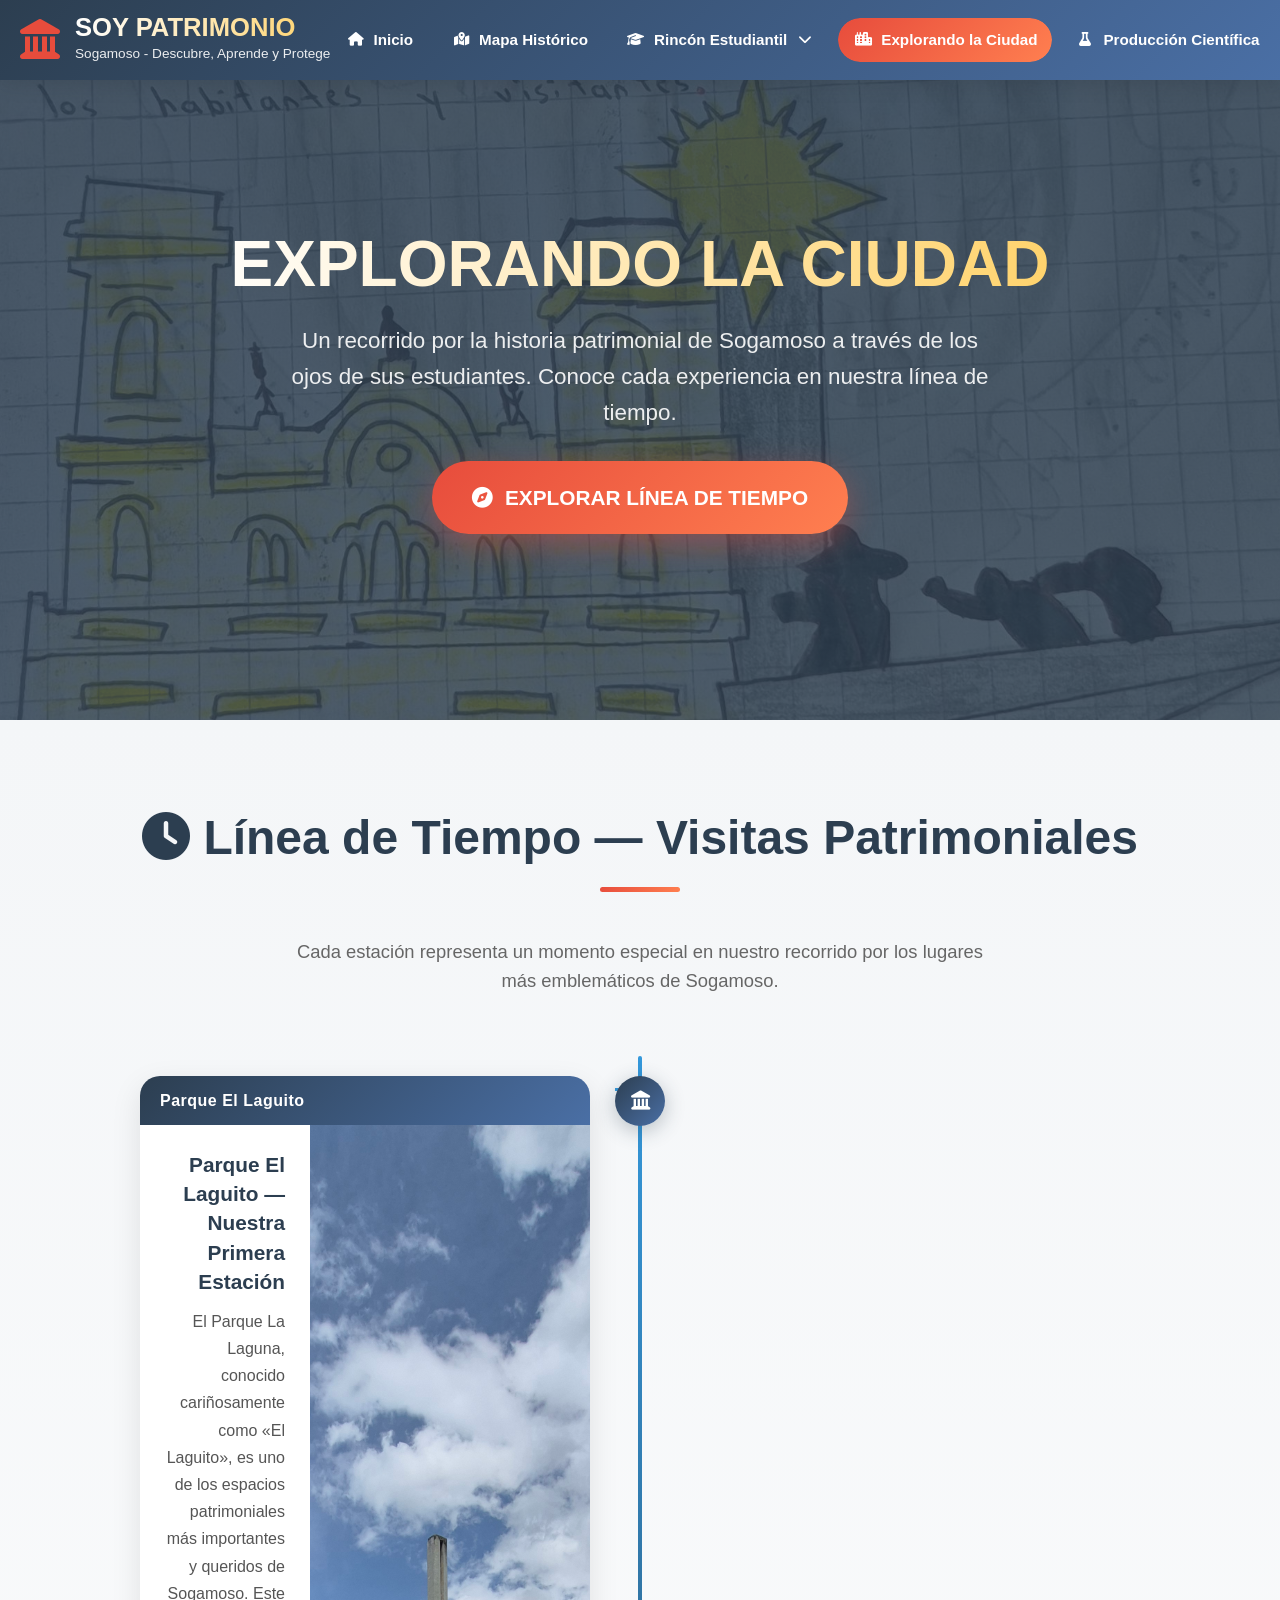
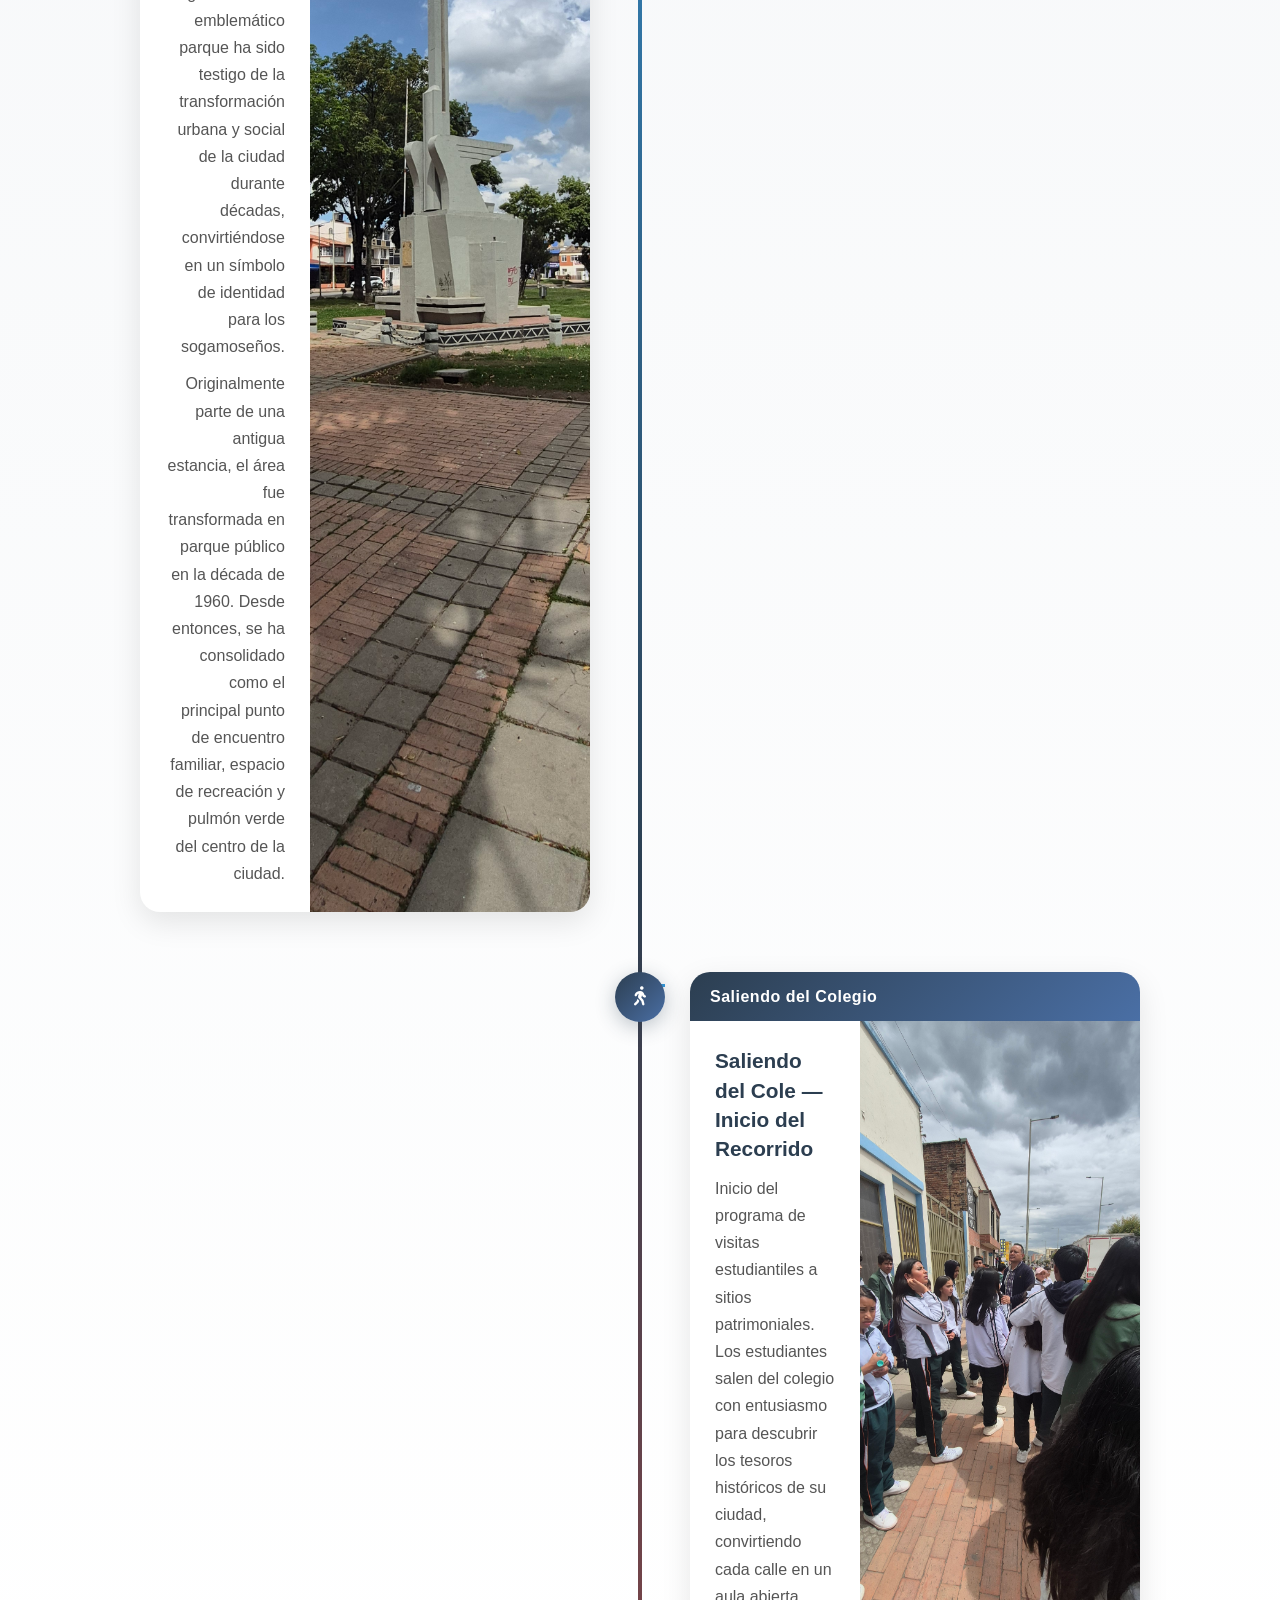
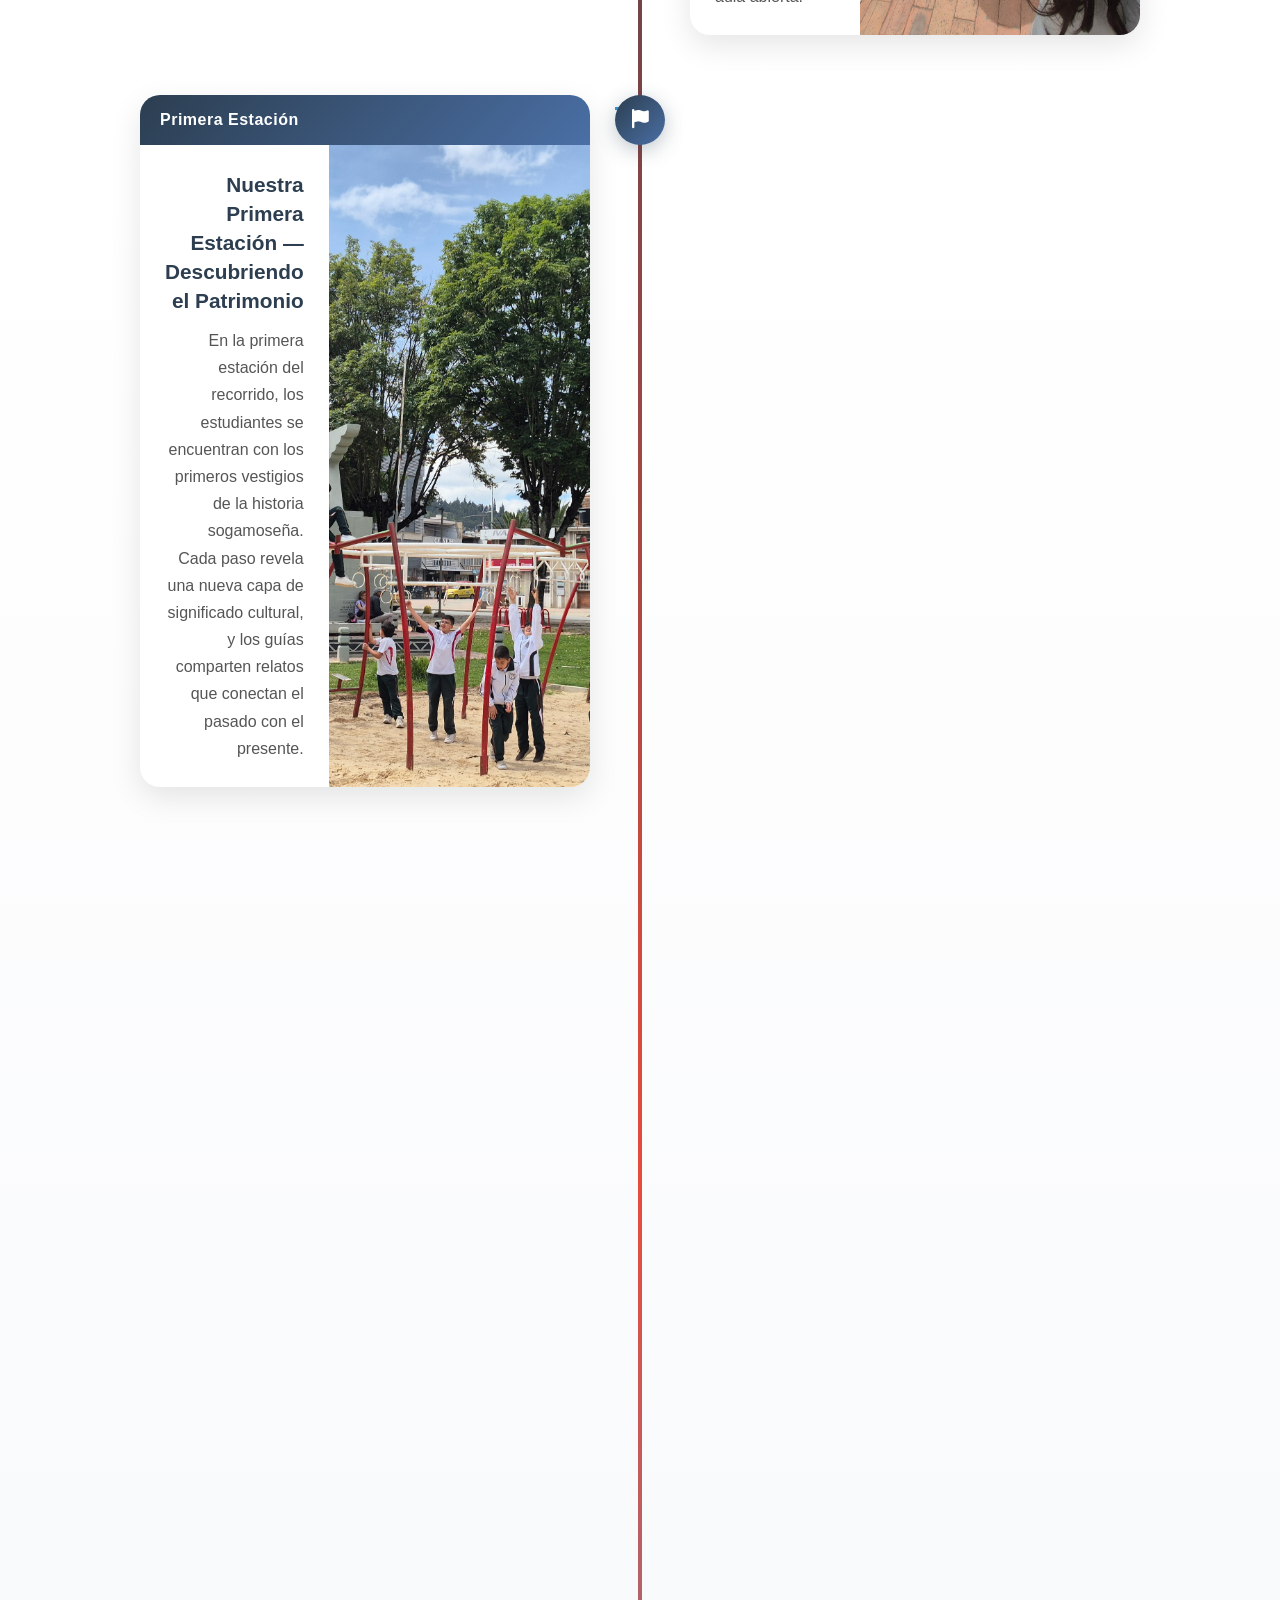
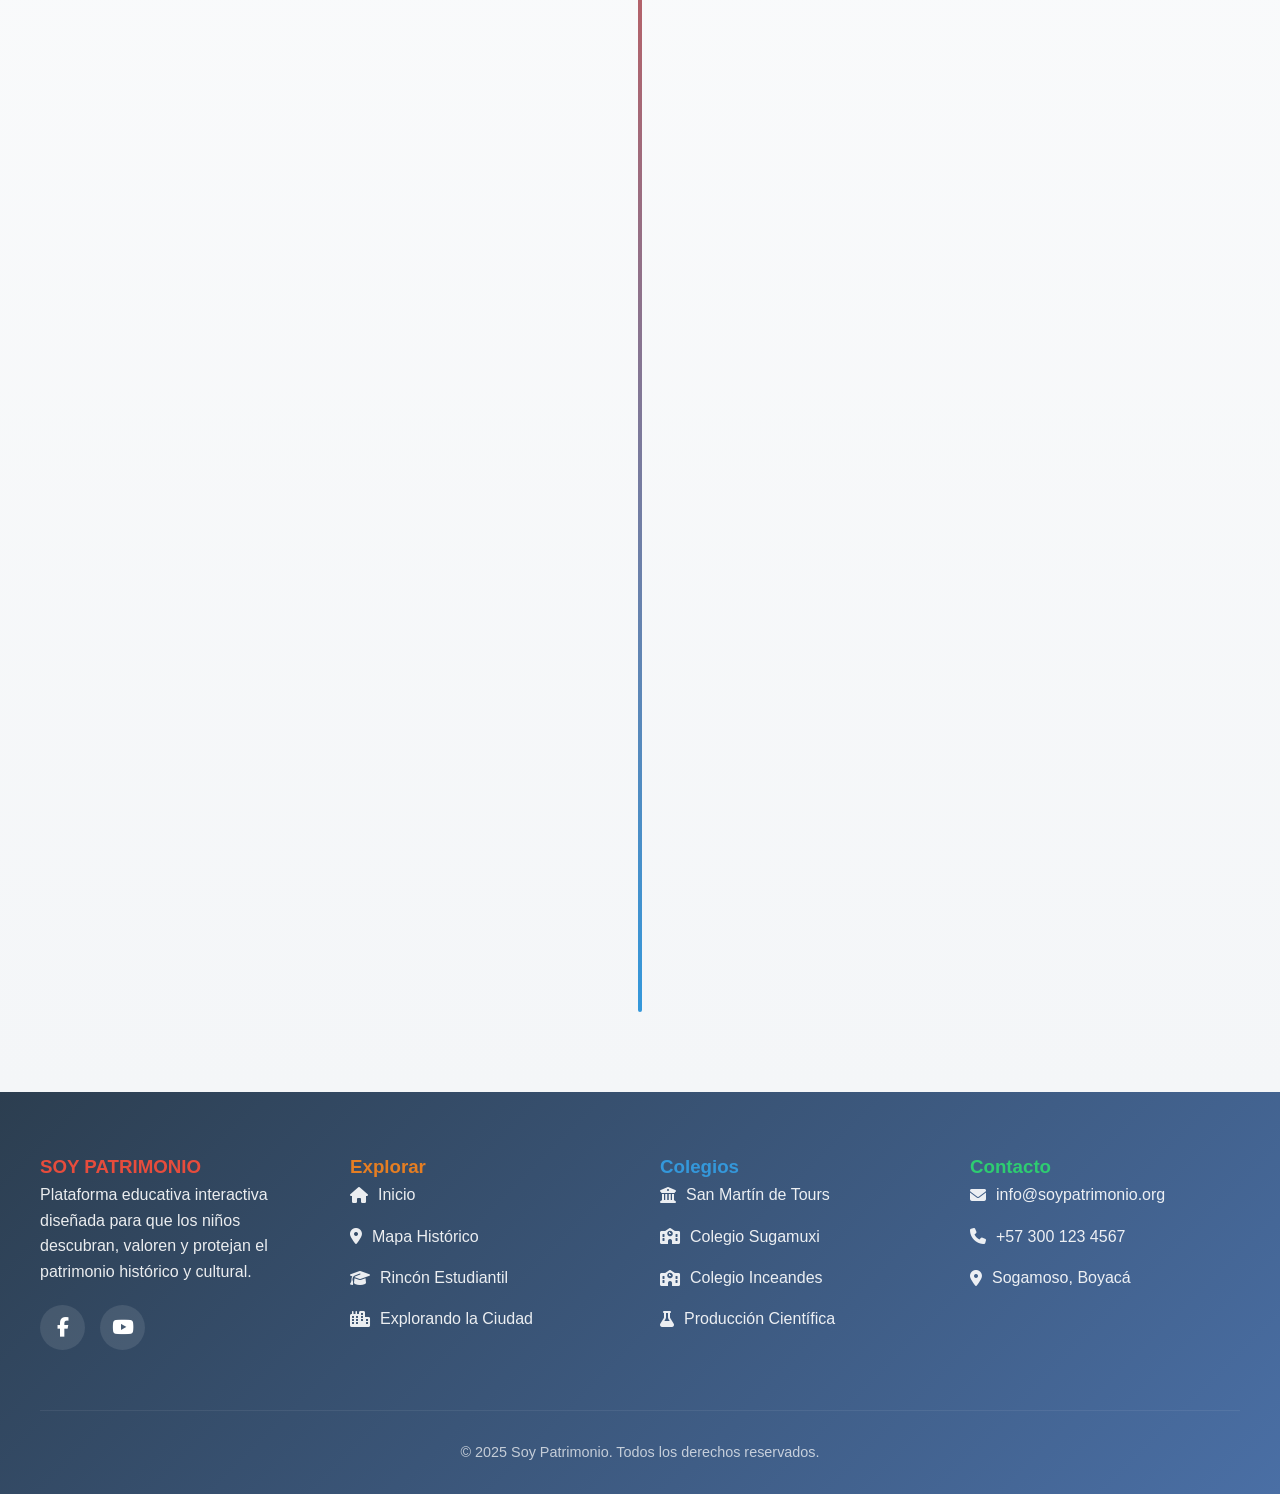
<file: Explorando -ciudad.html>
<!DOCTYPE html>
<html lang="es">

<head>
    <meta charset="UTF-8">
    <meta name="viewport" content="width=device-width, initial-scale=1.0">
    <meta name="description"
        content="Explorando la Ciudad — Línea de tiempo de las experiencias de visita patrimonial de los estudiantes por los rincones históricos de Sogamoso.">
    <meta name="theme-color" content="#2c3e50">

    <title>Explorando la Ciudad — Soy Patrimonio</title>

    <!-- Fuentes e iconos -->
    <link rel="stylesheet" href="https://cdnjs.cloudflare.com/ajax/libs/font-awesome/6.4.0/css/all.min.css">

    <!-- Estilos: Global + Explorando Ciudad -->
    <link rel="stylesheet" href="css/global.css">
    <link rel="stylesheet" href="css/Explorando -ciudad.css">

    <!-- Favicon -->
    <link rel="icon" href="imagenes/logo_icon.ico">
</head>

<body>

    <!-- Loader -->
    <div class="loader" id="loader">
        <div class="loader-content">
            <div class="loader-spinner"></div>
            <h2>Cargando...</h2>
        </div>
    </div>

    <!-- Partículas -->
    <div class="particles-container" aria-hidden="true">
        <div class="floating-element"></div>
        <div class="floating-element"></div>
        <div class="floating-element"></div>
    </div>

    <!-- ============================================
         HEADER
         ============================================ -->
    <header class="modern-header" role="banner">
        <div class="header-container">
            <a href="index.html" class="logo-container" aria-label="Soy Patrimonio - Inicio">
                <div class="logo-icon" aria-hidden="true">
                    <i class="fas fa-landmark"></i>
                </div>
                <!-- ★★★ Cambiar aquí el título por imagen ★★★ -->
                <!-- <img src="assets/img/header.png" alt="Soy Patrimonio Logo" class="logo-img"> -->
                <div class="logo-text">
                    <h1>SOY PATRIMONIO</h1>
                    <span>Sogamoso - Descubre, Aprende y Protege</span>
                </div>
            </a>

            <nav class="nav-container" aria-label="Navegación principal">
                <ul class="nav-menu" role="menubar">
                    <li class="nav-item" role="none">
                        <a href="index.html" class="nav-link" role="menuitem">
                            <i class="fas fa-home"></i> Inicio
                        </a>
                    </li>
                    <li class="nav-item" role="none">
                        <a href="mapa-historico.html" class="nav-link" role="menuitem">
                            <i class="fas fa-map-marked-alt"></i> Mapa Histórico
                        </a>
                    </li>
                    <li class="nav-item" role="none" aria-haspopup="true">
                        <a href="rincon-estudiantil.html" class="nav-link" role="menuitem" aria-expanded="false">
                            <i class="fas fa-graduation-cap"></i>
                            Rincón Estudiantil
                            <i class="fas fa-chevron-down" aria-hidden="true"></i>
                        </a>
                        <div class="submenu" role="menu">
                            <a href="san-martin-menu.html" class="submenu-link" role="menuitem">
                                <i class="fas fa-university" aria-hidden="true"></i>
                                San Martín de Tours
                            </a>
                            <a href="sugamuxi-menu.html" class="submenu-link" role="menuitem">
                                <i class="fas fa-school" aria-hidden="true"></i>
                                Colegio Sugamuxi
                            </a>

                            <!-- INICIO: Submenú Incandes de tercer nivel -->
                            <div class="submenu-item has-submenu">
                                <a href="inceandes-menu.html" class="submenu-link" role="menuitem">
                                    <i class="fas fa-graduation-cap" aria-hidden="true"></i>
                                    Colegio Inceandes
                                    <i class="fas fa-chevron-right submenu-arrow" aria-hidden="true"></i>
                                </a>
                                <!-- Submenú de tercer nivel - Incandes -->
                                <div class="submenu-third-level" role="menu" aria-label="Submenú Incandes">
                                    <a href="inceandes-incandes.html" class="submenu-link-third-level" role="menuitem">
                                        <i class="fas fa-fire" aria-hidden="true"></i>
                                        Incandes
                                    </a>
                                    <a href="inceandes-comunidad.html" class="submenu-link-third-level" role="menuitem">
                                        <i class="fas fa-users" aria-hidden="true"></i>
                                        Comunidad
                                    </a>
                                    <a href="inceandes-logros.html" class="submenu-link-third-level" role="menuitem">
                                        <i class="fas fa-trophy" aria-hidden="true"></i>
                                        Logros
                                    </a>
                                </div>
                            </div>
                            <!-- FIN: Submenú Incandes de tercer nivel -->
                        </div>
                    </li>
                    <li class="nav-item" role="none">
                        <a href="Explorando -ciudad.html" class="nav-link active" role="menuitem">
                            <i class="fas fa-city"></i> Explorando la Ciudad
                        </a>
                    </li>
                    <li class="nav-item" role="none">
                        <a href="producion_cientifica.html" class="nav-link" role="menuitem">
                            <i class="fas fa-flask"></i> Producción Científica
                        </a>
                    </li>
                </ul>
            </nav>

            <button class="mobile-menu-toggle" aria-label="Abrir menú" aria-expanded="false">
                <i class="fas fa-bars" aria-hidden="true"></i>
                <i class="fas fa-times" aria-hidden="true"></i>
            </button>
        </div>
    </header>

    <!-- ============================================
         HERO
         ============================================ -->
    <section class="hero-section" aria-labelledby="hero-title">
        <div class="hero-content">
            <h1 id="hero-title" class="hero-title">EXPLORANDO LA CIUDAD</h1>
            <p class="hero-subtitle">
                Un recorrido por la historia patrimonial de Sogamoso a través de los ojos
                de sus estudiantes. Conoce cada experiencia en nuestra línea de tiempo.
            </p>
            <a href="#timeline" class="cta-button">
                <i class="fas fa-compass" aria-hidden="true"></i>
                EXPLORAR LÍNEA DE TIEMPO
            </a>
        </div>
    </section>

    <!-- ============================================
         LÍNEA DE TIEMPO — Contenido principal
         Estructura vertical con eventos alternados (izquierda/derecha)
         
         ★ PARA AGREGAR NUEVOS EVENTOS:
         Copia uno de los bloques <article class="timeline-event"> y modifica:
         - data-year: el año del evento
         - <h3>: título del evento
         - <p>: descripción
         - <img src="...">: imagen del evento (coloca nuevas imágenes en /imagenes/)
         ============================================ -->
    <main>
        <section class="timeline-section" id="timeline" aria-labelledby="timeline-title">
            <div class="timeline-container">
                <h2 id="timeline-title" class="section-title">
                    <i class="fas fa-clock" aria-hidden="true"></i>
                    Línea de Tiempo — Visitas Patrimoniales
                </h2>
                <p class="section-subtitle">
                    Cada estación representa un momento especial en nuestro recorrido por los
                    lugares más emblemáticos de Sogamoso.
                </p>

                <!-- Línea central de la timeline -->
                <div class="timeline" role="list" aria-label="Línea de tiempo de visitas">

                    <!-- ★ Evento: Parque El Laguito ★ -->
                    <article class="timeline-event" data-year="Estación 1" role="listitem">
                        <div class="timeline-marker" aria-hidden="true">
                            <i class="fas fa-landmark"></i>
                        </div>
                        <div class="timeline-card">
                            <div class="timeline-year-badge">Parque El Laguito</div>
                            <div class="timeline-body">
                                <div class="timeline-text">
                                    <h3>Parque El Laguito — Nuestra Primera Estación</h3>
                                    <p>
                                        El Parque La Laguna, conocido cariñosamente como «El Laguito», es uno de los
                                        espacios patrimoniales más importantes y queridos de Sogamoso. Este emblemático
                                        parque ha sido testigo de la transformación urbana y social de la ciudad durante
                                        décadas, convirtiéndose en un símbolo de identidad para los sogamoseños.
                                    </p>
                                    <p>
                                        Originalmente parte de una antigua estancia, el área fue transformada en parque
                                        público en la década de 1960. Desde entonces, se ha consolidado como el
                                        principal
                                        punto de encuentro familiar, espacio de recreación y pulmón verde del centro de
                                        la ciudad.
                                    </p>
                                </div>
                                <div class="timeline-media">
                                    <img src="imagenes/munumento laguito.jpg"
                                        alt="Monumento en el Parque El Laguito de Sogamoso" loading="lazy">
                                </div>
                            </div>
                        </div>
                    </article>

                    <!-- ★ Evento: Saliendo del Cole ★ -->
                    <article class="timeline-event" data-year="Estación 2" role="listitem">
                        <div class="timeline-marker" aria-hidden="true">
                            <i class="fas fa-walking"></i>
                        </div>
                        <div class="timeline-card">
                            <div class="timeline-year-badge">Saliendo del Colegio</div>
                            <div class="timeline-body">
                                <div class="timeline-text">
                                    <h3>Saliendo del Cole — Inicio del Recorrido</h3>
                                    <p>
                                        Inicio del programa de visitas estudiantiles a sitios patrimoniales.
                                        Los estudiantes salen del colegio con entusiasmo para descubrir los
                                        tesoros históricos de su ciudad, convirtiendo cada calle en un aula abierta.
                                    </p>
                                </div>
                                <div class="timeline-media">
                                    <img src="imagenes/saliendo del cole.jpg"
                                        alt="Estudiantes saliendo del colegio para visita patrimonial" loading="lazy">
                                </div>
                            </div>
                        </div>
                    </article>

                    <!-- ★ Evento: Primera Estación ★ -->
                    <article class="timeline-event" data-year="Estación 3" role="listitem">
                        <div class="timeline-marker" aria-hidden="true">
                            <i class="fas fa-flag"></i>
                        </div>
                        <div class="timeline-card">
                            <div class="timeline-year-badge">Primera Estación</div>
                            <div class="timeline-body">
                                <div class="timeline-text">
                                    <h3>Nuestra Primera Estación — Descubriendo el Patrimonio</h3>
                                    <p>
                                        En la primera estación del recorrido, los estudiantes se encuentran con los
                                        primeros vestigios de la historia sogamoseña. Cada paso revela una nueva
                                        capa de significado cultural, y los guías comparten relatos que conectan
                                        el pasado con el presente.
                                    </p>
                                </div>
                                <div class="timeline-media">
                                    <img src="imagenes/Nuestra primera estacion.jpg"
                                        alt="Primera estación del recorrido patrimonial" loading="lazy">
                                </div>
                            </div>
                        </div>
                    </article>

                    <!-- ★ Evento: Visitas Virtuales (2020) ★ -->
                    <article class="timeline-event" data-year="2020" role="listitem">
                        <div class="timeline-marker" aria-hidden="true">
                            <i class="fas fa-laptop"></i>
                        </div>
                        <div class="timeline-card">
                            <div class="timeline-year-badge">2020 — Visitas Virtuales</div>
                            <div class="timeline-body">
                                <div class="timeline-text">
                                    <h3>Visitas Virtuales — Adaptación durante la Pandemia</h3>
                                    <p>
                                        Adaptación del programa con recorridos virtuales durante la pandemia.
                                        Gracias a la tecnología, los estudiantes pudieron continuar explorando el
                                        patrimonio desde casa, demostrando que la curiosidad no tiene barreras.
                                    </p>
                                </div>
                            </div>
                        </div>
                    </article>

                    <!-- ★ Evento: Retorno Presencial (2021) ★ -->
                    <article class="timeline-event" data-year="2021" role="listitem">
                        <div class="timeline-marker" aria-hidden="true">
                            <i class="fas fa-door-open"></i>
                        </div>
                        <div class="timeline-card">
                            <div class="timeline-year-badge">2021 — Retorno Presencial</div>
                            <div class="timeline-body">
                                <div class="timeline-text">
                                    <h3>Retorno Presencial — Volvemos a Explorar</h3>
                                    <p>
                                        Reanudación de las visitas presenciales con protocolos de bioseguridad.
                                        La emoción de volver a pisar los lugares históricos renovó el compromiso
                                        de los estudiantes con la conservación patrimonial.
                                    </p>
                                </div>
                            </div>
                        </div>
                    </article>

                    <!-- ★ Evento: Rutas Temáticas (2022) ★ -->
                    <article class="timeline-event" data-year="2022" role="listitem">
                        <div class="timeline-marker" aria-hidden="true">
                            <i class="fas fa-route"></i>
                        </div>
                        <div class="timeline-card">
                            <div class="timeline-year-badge">2022 — Rutas Temáticas</div>
                            <div class="timeline-body">
                                <div class="timeline-text">
                                    <h3>Rutas Temáticas — Explorando por Categorías</h3>
                                    <p>
                                        Implementación de rutas especializadas por temas históricos y culturales:
                                        arquitectura religiosa, espacios públicos, gastronomía ancestral y
                                        expresiones culturales vivas. Cada ruta ofrece un enfoque diferente del
                                        mismo territorio.
                                    </p>
                                </div>
                            </div>
                        </div>
                    </article>

                    <!-- ★ Evento: Proyectos Estudiantiles (2023) ★ -->
                    <article class="timeline-event" data-year="2023" role="listitem">
                        <div class="timeline-marker" aria-hidden="true">
                            <i class="fas fa-graduation-cap"></i>
                        </div>
                        <div class="timeline-card">
                            <div class="timeline-year-badge">2023 — Proyectos Estudiantiles</div>
                            <div class="timeline-body">
                                <div class="timeline-text">
                                    <h3>Proyectos Estudiantiles — Investigadores en Acción</h3>
                                    <p>
                                        Los estudiantes se convierten en investigadores y presentan sus propios
                                        proyectos sobre patrimonio local: documentales, ensayos fotográficos,
                                        maquetas y presentaciones multimedia que reflejan su conexión con la ciudad.
                                    </p>
                                </div>
                            </div>
                        </div>
                    </article>

                    <!-- ★ Evento: Nuevas Rutas (2024) ★ -->
                    <article class="timeline-event" data-year="2024" role="listitem">
                        <div class="timeline-marker" aria-hidden="true">
                            <i class="fas fa-map-marked-alt"></i>
                        </div>
                        <div class="timeline-card">
                            <div class="timeline-year-badge">2024 — Nuevas Rutas</div>
                            <div class="timeline-body">
                                <div class="timeline-text">
                                    <h3>Nuevas Rutas — Zonas Restauradas</h3>
                                    <p>
                                        Exploración de zonas recientemente restauradas y puestas en valor.
                                        El ciclo se renueva con nuevos descubrimientos, nuevas historias y
                                        una nueva generación de guardianes del patrimonio sogamoseño.
                                    </p>
                                </div>
                            </div>
                        </div>
                    </article>

                </div>
            </div>
        </section>
    </main>

    <!-- ============================================
         FOOTER
         ============================================ -->
    <footer class="modern-footer" role="contentinfo">
        <div class="footer-content">
            <div class="footer-column">
                <h3>SOY PATRIMONIO</h3>
                <p>
                    Plataforma educativa interactiva diseñada para que los niños descubran,
                    valoren y protejan el patrimonio histórico y cultural.
                </p>
                <div class="social-links">
                    <a href="https://www.facebook.com/soypatrimonio" class="social-link" aria-label="Facebook"
                        target="_blank" rel="noopener noreferrer">
                        <i class="fab fa-facebook-f" aria-hidden="true"></i>
                    </a>
                    <a href="#" class="social-link" aria-label="YouTube">
                        <i class="fab fa-youtube" aria-hidden="true"></i>
                    </a>
                </div>
            </div>

            <div class="footer-column">
                <h3>Explorar</h3>
                <ul class="footer-links">
                    <li><a href="index.html"><i class="fas fa-home"></i> Inicio</a></li>
                    <li><a href="mapa-historico.html"><i class="fas fa-map-marker-alt"></i> Mapa Histórico</a></li>
                    <li><a href="rincon-estudiantil.html"><i class="fas fa-graduation-cap"></i> Rincón Estudiantil</a>
                    </li>
                    <li><a href="Explorando -ciudad.html"><i class="fas fa-city"></i> Explorando la Ciudad</a></li>
                </ul>
            </div>

            <div class="footer-column">
                <h3>Colegios</h3>
                <ul class="footer-links">
                    <li><a href="san-martin-menu.html"><i class="fas fa-university"></i> San Martín de Tours</a></li>
                    <li><a href="sugamuxi-menu.html"><i class="fas fa-school"></i> Colegio Sugamuxi</a></li>
                    <li><a href="inceandes-menu.html"><i class="fas fa-school"></i> Colegio Inceandes</a></li>
                    <li><a href="producion_cientifica.html"><i class="fas fa-flask"></i> Producción Científica</a></li>
                </ul>
            </div>

            <div class="footer-column">
                <h3>Contacto</h3>
                <ul class="footer-links">
                    <li><a href="mailto:info@soypatrimonio.org"><i class="fas fa-envelope"></i>
                            info@soypatrimonio.org</a></li>
                    <li><a href="tel:+573001234567"><i class="fas fa-phone"></i> +57 300 123 4567</a></li>
                    <li><a href="#"><i class="fas fa-map-marker-alt"></i> Sogamoso, Boyacá</a></li>
                </ul>
            </div>
        </div>

        <div class="copyright">
            <p>&copy; 2025 Soy Patrimonio. Todos los derechos reservados.</p>
        </div>
    </footer>

    <!-- Scripts -->
    <script src="js/global.js"></script>
    <script src="js/Explorando ciudad .js"></script>
</body>

</html>
</file>
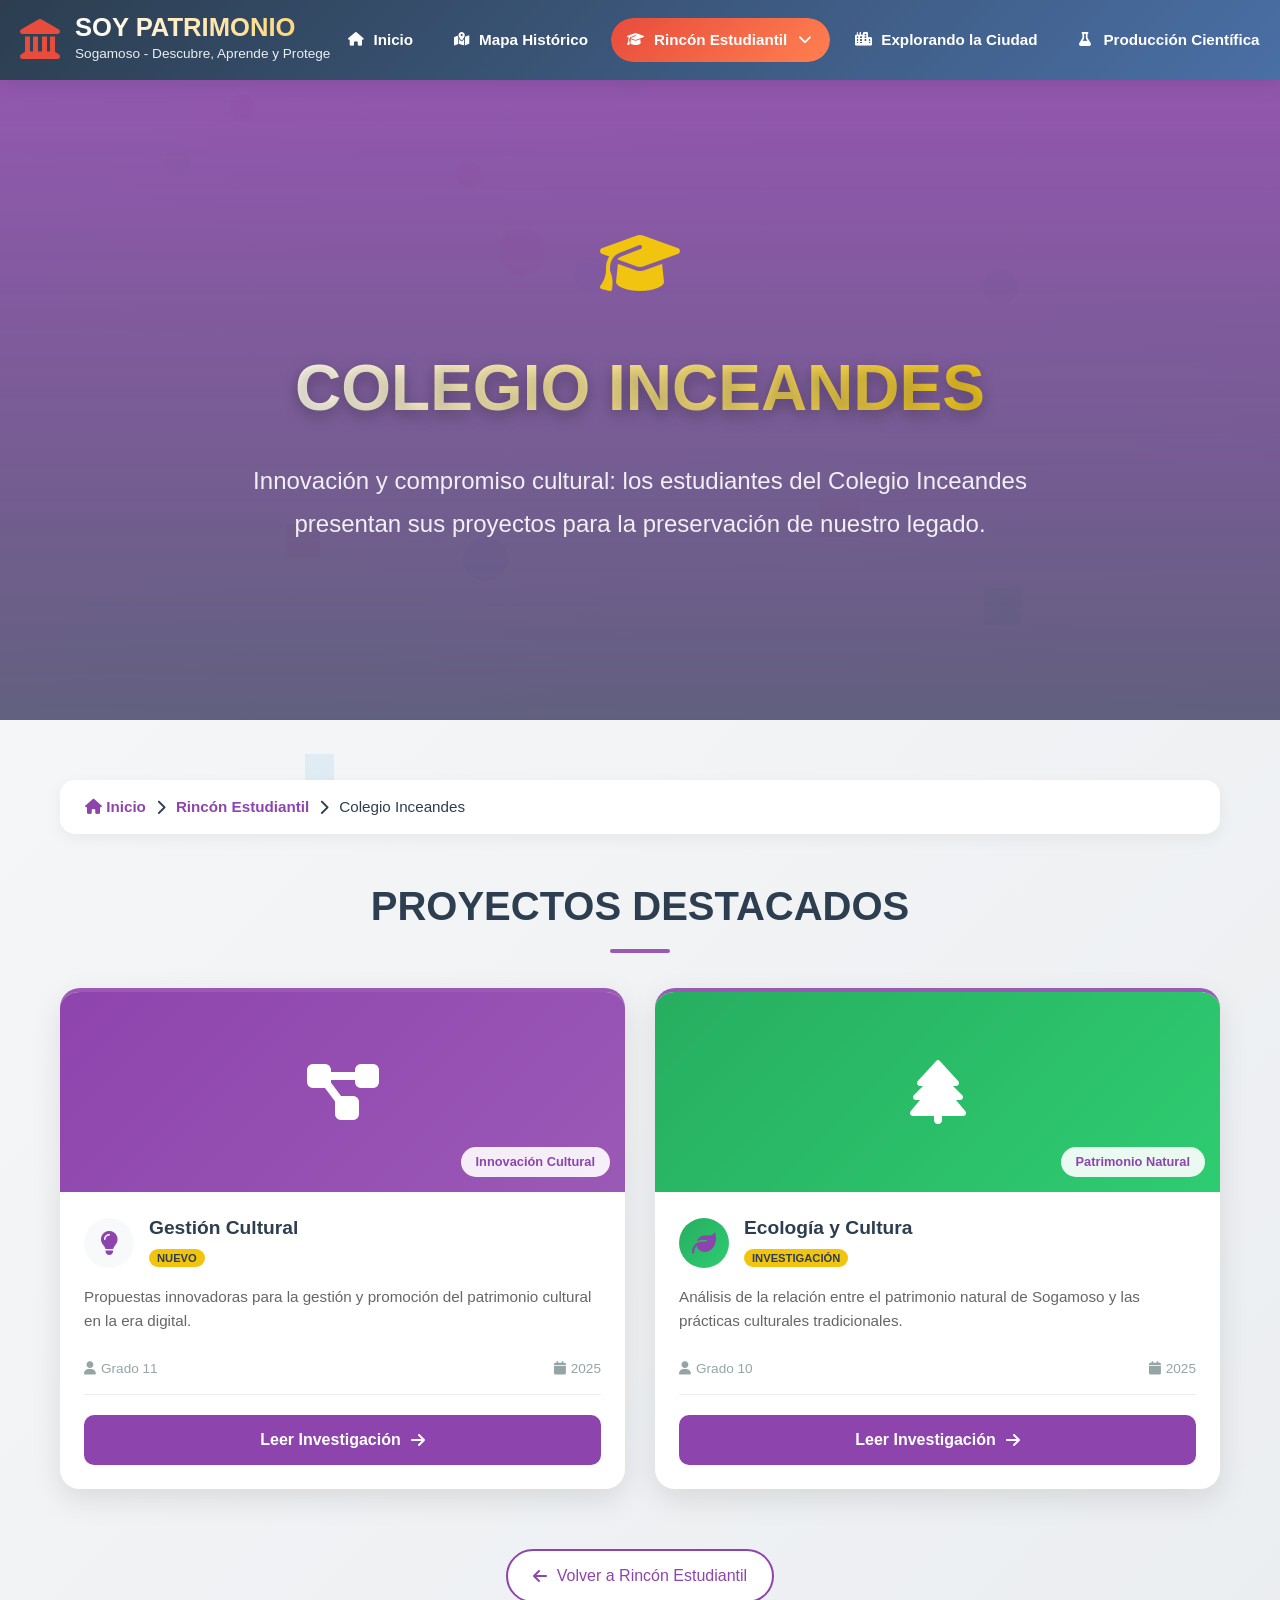
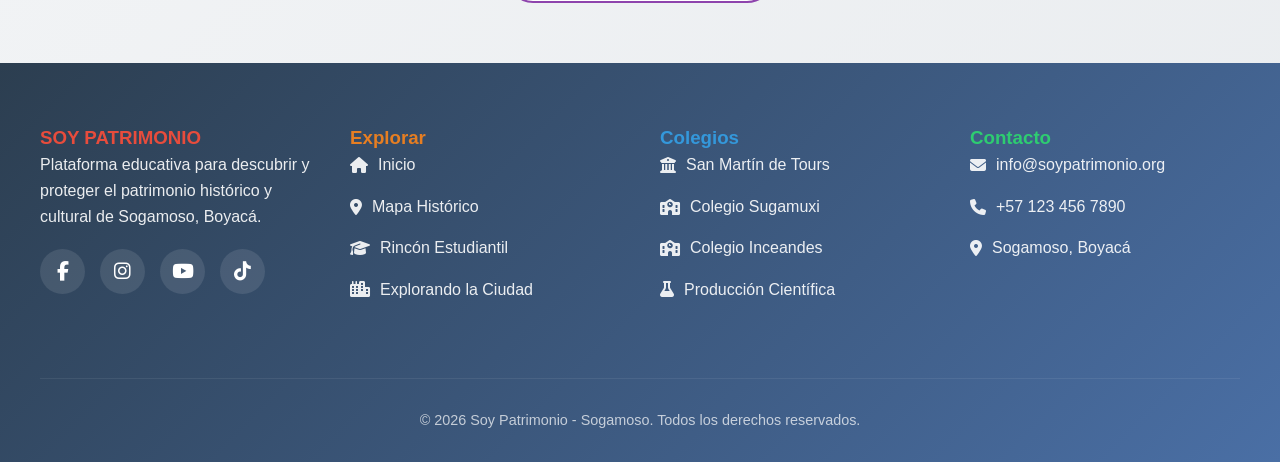
<file: inceandes-menu.html>
<!DOCTYPE html>
<html lang="es">

<head>
    <meta charset="UTF-8">
    <meta name="viewport" content="width=device-width, initial-scale=1.0">
    <meta name="description" content="Proyectos estudiantiles del Colegio Inceandes - Soy Patrimonio Sogamoso">
    <title>Colegio Inceandes - Soy Patrimonio</title>

    <link rel="stylesheet" href="https://cdnjs.cloudflare.com/ajax/libs/font-awesome/6.4.0/css/all.min.css">
    <link rel="stylesheet" href="css/global.css">
    <link rel="stylesheet" href="css/inceandes-menu.css">

    <link rel="icon" href="imagenes/logo_icon.ico">
</head>

<body>
    <div class="particles-container" id="particlesContainer"></div>

    <!-- HEADER GLOBAL -->
    <header class="modern-header" role="banner">
        <div class="header-container">
            <a href="index.html" class="logo-container" aria-label="Soy Patrimonio - Inicio">
                <div class="logo-icon" aria-hidden="true">
                    <i class="fas fa-landmark"></i>
                </div>
                <!-- ★★★ Cambiar aquí el título por imagen ★★★ -->
                <!-- <img src="assets/img/header.png" alt="Soy Patrimonio Logo" class="logo-img"> -->
                <div class="logo-text">
                    <h1>SOY PATRIMONIO</h1>
                    <span>Sogamoso - Descubre, Aprende y Protege</span>
                </div>
            </a>

            <button class="mobile-menu-toggle" aria-label="Abrir menú">
                <i class="fas fa-bars"></i>
                <i class="fas fa-times"></i>
            </button>

            <!-- SECCIÓN MENÚ RINCÓN ESTUDIANTIL -->
            <nav class="nav-container">
                <ul class="nav-menu">
                    <li class="nav-item">
                        <a href="index.html" class="nav-link">
                            <i class="fas fa-home"></i> Inicio
                        </a>
                    </li>
                    <li class="nav-item">
                        <a href="mapa-historico.html" class="nav-link">
                            <i class="fas fa-map-marked-alt"></i> Mapa Histórico
                        </a>
                    </li>
                    <li class="nav-item">
                        <!-- Parent active for visual hierarchy -->
                        <a href="rincon-estudiantil.html" class="nav-link active">
                            <i class="fas fa-graduation-cap"></i>
                            Rincón Estudiantil
                            <i class="fas fa-chevron-down"></i>
                        </a>
                        <div class="submenu">
                            <a href="san-martin-menu.html" class="submenu-link">
                                <i class="fas fa-university"></i>
                                San Martín de Tours
                            </a>
                            <a href="sugamuxi-menu.html" class="submenu-link">
                                <i class="fas fa-school"></i>
                                Colegio Sugamuxi
                            </a>
                            <!-- INICIO: Submenú Incandes de tercer nivel -->
                            <div class="submenu-item has-submenu">
                                <a href="inceandes-menu.html" class="submenu-link active">
                                    <i class="fas fa-graduation-cap"></i>
                                    Colegio Inceandes
                                    <i class="fas fa-chevron-right submenu-arrow" aria-hidden="true"></i>
                                </a>
                                <!-- Submenú de tercer nivel - Incandes -->
                                <div class="submenu-third-level" role="menu" aria-label="Submenú Incandes">
                                    <a href="inceandes-incandes.html" class="submenu-link-third-level" role="menuitem">
                                        <i class="fas fa-fire" aria-hidden="true"></i>
                                        Incandes
                                    </a>
                                    <a href="inceandes-comunidad.html" class="submenu-link-third-level" role="menuitem">
                                        <i class="fas fa-users" aria-hidden="true"></i>
                                        Comunidad
                                    </a>
                                    <a href="inceandes-logros.html" class="submenu-link-third-level" role="menuitem">
                                        <i class="fas fa-trophy" aria-hidden="true"></i>
                                        Logros
                                    </a>
                                </div>
                            </div>
                            <!-- FIN: Submenú Incandes de tercer nivel -->
                        </div>
                    </li>
                    <li class="nav-item">
                        <a href="Explorando -ciudad.html" class="nav-link">
                            <i class="fas fa-city"></i> Explorando la Ciudad
                        </a>
                    </li>
                    <li class="nav-item">
                        <a href="producion_cientifica.html" class="nav-link">
                            <i class="fas fa-flask"></i> Producción Científica
                        </a>
                    </li>
                </ul>
            </nav>
        </div>
    </header>

    <section class="hero-section">
        <div class="hero-content">
            <div class="school-logo">
                <i class="fas fa-graduation-cap"></i>
            </div>
            <h1 class="hero-title" id="hero-title">COLEGIO INCEANDES</h1>
            <p class="hero-subtitle">
                Innovación y compromiso cultural: los estudiantes del Colegio Inceandes
                presentan sus proyectos para la preservación de nuestro legado.
            </p>
        </div>

    </section>

    <main class="main-content">
        <div class="breadcrumb">
            <a href="index.html"><i class="fas fa-home"></i> Inicio</a>
            <i class="fas fa-chevron-right"></i>
            <a href="rincon-estudiantil.html">Rincón Estudiantil</a>
            <i class="fas fa-chevron-right"></i>
            <span>Colegio Inceandes</span>
        </div>

        <h2 class="section-title">PROYECTOS DESTACADOS</h2>

        <div class="proyectos-grid">
            <!-- Proyecto 1 (Placeholder) -->
            <article class="proyecto-card">
                <div class="card-image-container">
                    <!-- Placeholder image -->
                    <div class="placeholder-img">
                        <i class="fas fa-project-diagram"></i>
                    </div>
                    <div class="card-category">Innovación Cultural</div>
                </div>
                <div class="card-content">
                    <div class="proyecto-header">
                        <div class="proyecto-icon">
                            <i class="fas fa-lightbulb"></i>
                        </div>
                        <div class="proyecto-titulo">
                            <h3>Gestión Cultural</h3>
                            <span class="badge">Nuevo</span>
                        </div>
                    </div>
                    <p class="card-description">
                        Propuestas innovadoras para la gestión y promoción del patrimonio cultural
                        en la era digital.
                    </p>
                    <div class="card-meta">
                        <span><i class="fas fa-user"></i> Grado 11</span>
                        <span><i class="fas fa-calendar"></i> 2025</span>
                    </div>
                    <a href="#" class="btn-ver-mas">Leer Investigación <i class="fas fa-arrow-right"></i></a>
                </div>
            </article>

            <!-- Proyecto 2 (Placeholder) -->
            <article class="proyecto-card">
                <div class="card-image-container">
                    <!-- Placeholder image -->
                    <div class="placeholder-img" style="background: linear-gradient(135deg, #27ae60 0%, #2ecc71 100%);">
                        <i class="fas fa-tree"></i>
                    </div>
                    <div class="card-category">Patrimonio Natural</div>
                </div>
                <div class="card-content">
                    <div class="proyecto-header">
                        <div class="proyecto-icon"
                            style="background: linear-gradient(135deg, #27ae60 0%, #2ecc71 100%);">
                            <i class="fas fa-leaf"></i>
                        </div>
                        <div class="proyecto-titulo">
                            <h3>Ecología y Cultura</h3>
                            <span class="badge">Investigación</span>
                        </div>
                    </div>
                    <p class="card-description">
                        Análisis de la relación entre el patrimonio natural de Sogamoso y las
                        prácticas culturales tradicionales.
                    </p>
                    <div class="card-meta">
                        <span><i class="fas fa-user"></i> Grado 10</span>
                        <span><i class="fas fa-calendar"></i> 2025</span>
                    </div>
                    <a href="#" class="btn-ver-mas">Leer Investigación <i class="fas fa-arrow-right"></i></a>
                </div>
            </article>
        </div>

        <div class="back-container">
            <a href="rincon-estudiantil.html" class="back-btn">
                <i class="fas fa-arrow-left"></i> Volver a Rincón Estudiantil
            </a>
        </div>

    </main>

    <!-- FOOTER GLOBAL -->
    <footer class="modern-footer">
        <div class="footer-content">
            <div class="footer-column">
                <h3>SOY PATRIMONIO</h3>
                <p>
                    Plataforma educativa para descubrir y proteger el patrimonio histórico
                    y cultural de Sogamoso, Boyacá.
                </p>
                <div class="social-links">
                    <a href="#" class="social-link"><i class="fab fa-facebook-f"></i></a>
                    <a href="#" class="social-link"><i class="fab fa-instagram"></i></a>
                    <a href="#" class="social-link"><i class="fab fa-youtube"></i></a>
                    <a href="#" class="social-link"><i class="fab fa-tiktok"></i></a>
                </div>
            </div>

            <div class="footer-column">
                <h3>Explorar</h3>
                <ul class="footer-links">
                    <li><a href="index.html"><i class="fas fa-home"></i> Inicio</a></li>
                    <li><a href="mapa-historico.html"><i class="fas fa-map-marker-alt"></i> Mapa Histórico</a></li>
                    <li><a href="rincon-estudiantil.html"><i class="fas fa-graduation-cap"></i> Rincón Estudiantil</a>

                    <li><a href="Explorando -ciudad.html"><i class="fas fa-city"></i> Explorando la Ciudad</a></li>
                </ul>
            </div>

            <div class="footer-column">
                <h3>Colegios</h3>
                <ul class="footer-links">
                    <li><a href="san-martin-menu.html"><i class="fas fa-university"></i> San Martín de Tours</a></li>
                    <li><a href="sugamuxi-menu.html"><i class="fas fa-school"></i> Colegio Sugamuxi</a></li>
                    <li><a href="inceandes-menu.html"><i class="fas fa-school"></i> Colegio Inceandes</a></li>
                    <li><a href="producion_cientifica.html"><i class="fas fa-flask"></i> Producción Científica</a></li>
                </ul>
            </div>

            <div class="footer-column">
                <h3>Contacto</h3>
                <ul class="footer-links">
                    <li><a href="#"><i class="fas fa-envelope"></i> info@soypatrimonio.org</a></li>
                    <li><a href="#"><i class="fas fa-phone"></i> +57 123 456 7890</a></li>
                    <li><a href="#"><i class="fas fa-map-marker-alt"></i> Sogamoso, Boyacá</a></li>
                </ul>
            </div>
        </div>

        <div class="copyright">
            <div class="footer-bottom-content">
                <p>&copy; <span id="current-year">2025</span> Soy Patrimonio - Sogamoso. Todos los derechos reservados.
                </p>
            </div>
        </div>
    </footer>

    <!-- Scripts -->
    <script src="js/global.js"></script>
    <script src="js/inceandes-menu.js"></script>
</body>

</html>
</file>
<file: css/global.css>
/* ============================================
   GLOBAL.CSS — Estilos compartidos del proyecto Soy Patrimonio
   
   Este archivo contiene:
   - Variables CSS (colores, tipografías, espaciado)
   - Reset y estilos base
   - Animaciones globales
   - Loader de carga
   - Partículas flotantes
   - Header y navegación (con menú hamburguesa)
   - Footer
   - Scrollbar personalizado
   - Media queries globales (responsividad)
   - Accesibilidad, dark mode, impresión
   
   Para personalizar colores o tipografías, edita las variables :root.
   ============================================ */

/* ============================================
   VARIABLES CSS — Edita aquí para cambiar colores y tipografías
   ============================================ */
:root {
    /* Colores principales */
    --primary-color: #2c3e50;
    --secondary-color: #e74c3c;
    --accent-color: #3498db;
    --success-color: #27ae60;
    --warning-color: #f39c12;

    /* Colores de fondo y superficie */
    --light-color: #ecf0f1;
    --dark-color: #2c3e50;
    --card-bg: #ffffff;
    --body-bg: linear-gradient(135deg, #f8f9fa 0%, #e9ecef 100%);

    /* Tipografía — Cambia la fuente aquí */
    /* Unificamos la fuente para evitar saltos entre páginas */
    --font-primary: 'Segoe UI', 'Roboto', 'Helvetica Neue', Arial, sans-serif;
    --font-size-base: 16px;
    --line-height-base: 1.6;
    --font-weight-medium: 500;
    --font-weight-bold: 700;

    /* Sombras */
    --shadow-sm: 0 2px 10px rgba(0, 0, 0, 0.08);
    --shadow-md: 0 10px 30px rgba(0, 0, 0, 0.1);
    --shadow-lg: 0 20px 40px rgba(0, 0, 0, 0.15);

    /* Bordes */
    --border-radius: 20px;
    --border-radius-sm: 10px;
    --border-radius-pill: 50px;

    /* Gradientes */
    --gradient-primary: linear-gradient(135deg, #2c3e50 0%, #4a6fa5 100%);
    --gradient-secondary: linear-gradient(135deg, #e74c3c 0%, #ff7f50 100%);

    /* Transición */
    --transition-speed: 0.3s;

    /* Header */
    --header-height: 80px;
    --header-height-tablet: 70px;
    --header-height-mobile: 60px;
}

/* ============================================
   RESET Y ESTILOS BASE
   ============================================ */
*,
*::before,
*::after {
    margin: 0;
    padding: 0;
    box-sizing: border-box;
}

html {
    scroll-behavior: smooth;
    font-size: var(--font-size-base);
}

body {
    font-family: var(--font-primary);
    background: var(--body-bg);
    color: var(--dark-color);
    min-height: 100vh;
    overflow-x: hidden;
    line-height: var(--line-height-base);
    -webkit-font-smoothing: antialiased;
    -moz-osx-font-smoothing: grayscale;
}

img {
    max-width: 100%;
    height: auto;
    display: block;
}

a {
    text-decoration: none;
    color: inherit;
    transition: color var(--transition-speed) ease;
}

button,
input,
textarea,
select {
    font-family: inherit;
}

/* ============================================
   ANIMACIONES GLOBALES
   ============================================ */
@keyframes float {

    0%,
    100% {
        transform: translateY(0) translateX(0) scale(1);
        /* Explicit scale to prevent distortion */
    }

    33% {
        transform: translateY(-8px) translateX(4px) scale(1);
    }

    66% {
        transform: translateY(4px) translateX(-4px) scale(1);
    }
}

@keyframes fadeIn {
    from {
        opacity: 0;
        transform: translateY(30px);
    }

    to {
        opacity: 1;
        transform: translateY(0);
    }
}

@keyframes fadeInUp {
    from {
        opacity: 0;
        transform: translateY(40px);
    }

    to {
        opacity: 1;
        transform: translateY(0);
    }
}

@keyframes pulse {

    0%,
    100% {
        transform: scale(1);
    }

    50% {
        transform: scale(1.05);
    }
}

@keyframes glow {

    0%,
    100% {
        box-shadow: 0 0 20px rgba(231, 76, 60, 0.3);
    }

    50% {
        box-shadow: 0 0 30px rgba(231, 76, 60, 0.6);
    }
}

@keyframes spin {
    from {
        transform: rotate(0deg);
    }

    to {
        transform: rotate(360deg);
    }
}

/* ============================================
   LOADER DE CARGA
   ============================================ */
.loader {
    position: fixed;
    top: 0;
    left: 0;
    width: 100%;
    height: 100%;
    background: var(--gradient-primary);
    display: flex;
    justify-content: center;
    align-items: center;
    z-index: 9999;
    opacity: 1;
    visibility: visible;
    transition: opacity 0.5s ease, visibility 0.5s ease;
}

.loader.loaded {
    opacity: 0;
    visibility: hidden;
}

.loader-content {
    text-align: center;
    animation: fadeIn 0.8s ease-out;
}

.loader-spinner {
    width: 60px;
    height: 60px;
    border: 4px solid rgba(255, 255, 255, 0.3);
    border-top: 4px solid var(--secondary-color);
    border-radius: 50%;
    animation: spin 1s linear infinite;
    margin: 0 auto 20px;
}

.loader h2 {
    color: white;
    font-size: 1.5rem;
    font-weight: 300;
}

/* ============================================
   PARTÍCULAS FLOTANTES DE FONDO
   ============================================ */
.particles-container {
    position: fixed;
    top: 0;
    left: 0;
    width: 100%;
    height: 100%;
    z-index: -2;
    overflow: hidden;
    pointer-events: none;
}

.floating-element {
    position: absolute;
    border-radius: 50%;
    background: rgba(255, 255, 255, 0.05);
    backdrop-filter: blur(2px);
    -webkit-backdrop-filter: blur(2px);
    animation: float 15s ease-in-out infinite;
}

.floating-element:nth-child(1) {
    width: 150px;
    height: 150px;
    top: 10%;
    left: 10%;
    background: rgba(231, 76, 60, 0.1);
    animation-delay: 0s;
}

.floating-element:nth-child(2) {
    width: 100px;
    height: 100px;
    top: 60%;
    right: 15%;
    background: rgba(52, 152, 219, 0.1);
    animation-delay: 5s;
}

.floating-element:nth-child(3) {
    width: 200px;
    height: 200px;
    bottom: 10%;
    left: 20%;
    background: rgba(46, 204, 113, 0.1);
    animation-delay: 10s;
}

/* ============================================
   HEADER — Navegación principal
   
   ★ PERSONALIZACIÓN DEL LOGO/IMAGEN:
   Para cambiar el título por una imagen, busca el comentario
   "Cambiar aquí el título por imagen" en el HTML.
   ============================================ */
.modern-header {
    background: var(--gradient-primary);
    color: white;
    padding: 0;
    position: fixed;
    width: 100%;
    top: 0;
    z-index: 1000;
    box-shadow: 0 4px 20px rgba(0, 0, 0, 0.1);
    backdrop-filter: blur(10px);
    -webkit-backdrop-filter: blur(10px);
    transition: all var(--transition-speed) ease;
}

/* Estado del header cuando se hace scroll */
.modern-header.scrolled {
    background: rgba(44, 62, 80, 0.95);
}

.header-container {
    max-width: 1400px;
    margin: 0 auto;
    padding: 0 20px;
    display: flex;
    justify-content: space-between;
    align-items: center;
    height: var(--header-height);
}

/* Logo / Imagen del header */
.logo-container {
    display: flex;
    align-items: center;
    gap: 15px;
    text-decoration: none;
    color: white;
    padding: 10px 0;
    z-index: 1001;
}

.logo-icon {
    font-size: 2.5rem;
    color: var(--secondary-color);
    animation: float 3s ease-in-out infinite;
}

/* Estilos para imagen de logo (cuando se use imagen en vez de texto) */
.logo-img {
    height: 55px;
    /* Enforced height */
    width: auto;
    /* Aspect ratio preserved */
    object-fit: contain;
    display: block;
}

.logo-text h1 {
    font-size: 1.6rem;
    /* Reduced from 1.8rem */
    font-weight: 800;
    line-height: 1;
    margin-bottom: 3px;
    /* Slightly tighter */
    background: linear-gradient(to right, #fff, #ffd166);
    -webkit-background-clip: text;
    -webkit-text-fill-color: transparent;
    background-clip: text;
    white-space: nowrap;
}

.logo-text span {
    font-size: 0.85rem;
    /* Reduced from 0.9rem */
    opacity: 0.9;
    font-weight: 300;
    display: block;
    white-space: nowrap;
    /* Prevent wrapping which causes overflow */
}

/* ============================================
   BOTÓN HAMBURGUESA — Menú móvil
   ============================================ */
.mobile-menu-toggle {
    display: none;
    background: none;
    border: none;
    color: white;
    font-size: 1.8rem;
    cursor: pointer;
    padding: 10px;
    z-index: 1001;
    transition: transform var(--transition-speed) ease;
}

.mobile-menu-toggle:hover {
    transform: scale(1.02);
}

.mobile-menu-toggle.active .fa-bars {
    display: none;
}

.mobile-menu-toggle.active .fa-times {
    display: inline-block;
}

.mobile-menu-toggle .fa-times {
    display: none;
}

/* ============================================
   NAVEGACIÓN — Links y submenús
   ============================================ */
.nav-container {
    display: flex;
}

.nav-menu {
    display: flex;
    list-style: none;
    gap: 8px;
    /* Reduced from 10px for better fit */
    margin: 0;
    padding: 0;
}

.nav-item {
    position: relative;
}

.nav-link {
    color: white;
    font-weight: 600;
    font-size: 0.95rem;
    /* Reduced from 1rem for better fit */
    padding: 10px 15px;
    /* Reduced from 12px 20px */
    border-radius: var(--border-radius-pill);
    transition: all var(--transition-speed) ease;
    display: flex;
    align-items: center;
    gap: 8px;
    position: relative;
    overflow: hidden;
    white-space: nowrap;
}

.nav-link::before {
    content: '';
    position: absolute;
    top: 0;
    left: -100%;
    width: 100%;
    height: 100%;
    background: var(--gradient-secondary);
    transition: left var(--transition-speed) ease;
    z-index: -1;
    border-radius: var(--border-radius-pill);
}

.nav-link:hover::before,
.nav-link.active::before {
    left: 0;
}

.nav-link:hover,
.nav-link.active {
    color: white;
    /* Removed translateY to keep the menu item stable */
}

.nav-link i {
    font-size: 0.9em;
    width: 20px;
    /* Fixed width prevents layout shifts */
    text-align: center;
    transition: transform var(--transition-speed) ease;
}

/* Only rotate the chevron if it's a dropdown indicator */
.nav-item:hover .nav-link i.fa-chevron-down {
    transform: rotate(180deg);
}

/* Submenú desplegable */
.submenu {
    position: absolute;
    top: 100%;
    left: 0;
    background: white;
    border-radius: var(--border-radius-sm);
    box-shadow: var(--shadow-md);
    min-width: 250px;
    opacity: 0;
    visibility: hidden;
    transform: translateY(10px);
    transition: all var(--transition-speed) ease;
    z-index: 1000;
    overflow: hidden;
}

.nav-item:hover .submenu {
    opacity: 1;
    visibility: visible;
    transform: translateY(0);
}

.submenu-link {
    display: flex;
    align-items: center;
    gap: 12px;
    padding: 15px 20px;
    color: var(--primary-color);
    font-family: var(--font-primary);
    font-weight: var(--font-weight-medium);
    transition: all var(--transition-speed) ease;
    border-bottom: 1px solid rgba(0, 0, 0, 0.05);
}

.submenu-link:last-child {
    border-bottom: none;
}

.submenu-link:hover {
    background: var(--gradient-primary);
    color: white;
    /* Removed padding-left to prevent layout shift */
}

.submenu-link i {
    width: 20px;
    text-align: center;
}

/* ============================================
   TÍTULOS DE SECCIÓN — Reutilizable en todas las páginas
   ============================================ */
.section-title {
    text-align: center;
    font-size: clamp(2rem, 4vw, 3rem);
    color: var(--primary-color);
    margin-bottom: 60px;
    position: relative;
    font-weight: 800;
}

.section-title::after {
    content: '';
    position: absolute;
    bottom: -15px;
    left: 50%;
    transform: translateX(-50%);
    width: 80px;
    height: 5px;
    background: var(--gradient-secondary);
    border-radius: 5px;
}

/* ============================================
   BOTÓN CTA — Llamada a la acción reutilizable
   ============================================ */
.cta-button {
    display: inline-flex;
    align-items: center;
    justify-content: center;
    gap: 12px;
    background: var(--gradient-secondary);
    color: white;
    padding: clamp(15px, 3vw, 20px) clamp(30px, 5vw, 40px);
    font-size: clamp(1rem, 2vw, 1.3rem);
    font-weight: 700;
    border-radius: var(--border-radius-pill);
    text-decoration: none;
    transition: all var(--transition-speed) ease;
    animation: fadeIn 1.6s ease-out, pulse 2s infinite 1.6s;
    box-shadow: 0 10px 30px rgba(231, 76, 60, 0.4);
    border: none;
    cursor: pointer;
    min-height: 60px;
}

.cta-button:hover {
    transform: translateY(-5px) scale(1.05);
    box-shadow: 0 15px 40px rgba(231, 76, 60, 0.6);
}

.cta-button:active {
    transform: translateY(-2px) scale(1.02);
}

/* ============================================
   FOOTER
   ============================================ */
.modern-footer {
    background: var(--gradient-primary);
    color: white;
    padding: 60px 20px 30px;
}

.footer-content {
    display: grid;
    grid-template-columns: repeat(auto-fit, minmax(min(100%, 250px), 1fr));
    gap: 40px;
    max-width: 1200px;
    margin: 0 auto;
}

/* Cada columna del footer tiene ahora un color distintivo para un look más dinámico */
.footer-column:nth-child(1) h3 {
    color: #e74c3c;
}

/* Rojo */
.footer-column:nth-child(2) h3 {
    color: #e67e22;
}

/* Naranja */
.footer-column:nth-child(3) h3 {
    color: #3498db;
}

/* Azul */
.footer-column:nth-child(4) h3 {
    color: #2ecc71;
}

/* Verde */

.footer-column p {
    opacity: 0.9;
    line-height: 1.6;
    margin-bottom: 20px;
}

.footer-links {
    list-style: none;
    padding: 0;
    margin: 0;
}

.footer-links li {
    margin-bottom: 15px;
}

.footer-links a {
    display: inline-flex;
    align-items: center;
    gap: 10px;
    opacity: 0.9;
    transition: all var(--transition-speed) ease;
}

.footer-links a:hover {
    color: inherit;
    /* Mantiene el color base del texto */
    transform: translateX(8px);
}

.footer-column:nth-child(1) .footer-links a:hover {
    color: #e74c3c;
}

.footer-column:nth-child(2) .footer-links a:hover {
    color: #e67e22;
}

.footer-column:nth-child(3) .footer-links a:hover {
    color: #3498db;
}

.footer-column:nth-child(4) .footer-links a:hover {
    color: #2ecc71;
}

/* Redes sociales */
.social-links {
    display: flex;
    gap: 15px;
    margin-top: 20px;
    flex-wrap: wrap;
}

.social-link {
    width: 45px;
    height: 45px;
    background: rgba(255, 255, 255, 0.1);
    border-radius: 50%;
    display: flex;
    align-items: center;
    justify-content: center;
    font-size: 1.2rem;
    color: white;
    transition: all var(--transition-speed) ease;
    text-decoration: none;
}

.social-link:hover {
    background: var(--secondary-color);
    transform: translateY(-5px) scale(1.02);
}

/* Copyright */
.copyright {
    text-align: center;
    margin-top: 60px;
    padding-top: 30px;
    border-top: 1px solid rgba(255, 255, 255, 0.1);
    opacity: 0.7;
    font-size: 0.9rem;
    max-width: 1200px;
    margin-left: auto;
    margin-right: auto;
}

/* ============================================
   SCROLLBAR PERSONALIZADO
   ============================================ */
::-webkit-scrollbar {
    width: 10px;
}

::-webkit-scrollbar-track {
    background: #f1f1f1;
}

::-webkit-scrollbar-thumb {
    background: var(--gradient-primary);
    border-radius: 10px;
}

::-webkit-scrollbar-thumb:hover {
    background: var(--gradient-secondary);
}

/* ============================================
   MEDIA QUERIES — Responsividad global
   ============================================ */

/* Tablets y móviles grandes (≤1024px) */
@media (max-width: 1024px) {
    .header-container {
        padding: 0 15px;
        height: var(--header-height-tablet);
        /* Changed from min-height for rigidity */
    }
}

/* Tablets (≤768px) — Se activa menú hamburguesa */
@media (max-width: 768px) {
    .mobile-menu-toggle {
        display: block;
    }

    .nav-container {
        position: fixed;
        top: 0;
        right: -100%;
        width: 100%;
        height: 100vh;
        background: var(--gradient-primary);
        flex-direction: column;
        justify-content: center;
        align-items: center;
        transition: right 0.4s ease;
        z-index: 999;
    }

    .nav-container.active {
        right: 0;
    }

    .nav-menu {
        flex-direction: column;
        gap: 20px;
        width: 90%;
        max-width: 400px;
    }

    .nav-link {
        font-size: 1.2rem;
        padding: 15px 25px;
        justify-content: center;
    }

    /* Submenú en mobile: expandible */
    .submenu {
        position: static;
        opacity: 1;
        visibility: visible;
        transform: none;
        background: rgba(255, 255, 255, 0.1);
        margin-top: 10px;
        max-height: 0;
        overflow: hidden;
        transition: max-height 0.4s ease;
    }

    .submenu.active {
        max-height: 300px;
    }

    .submenu-link {
        color: white;
        justify-content: center;
    }
}

/* Móviles pequeños (≤480px) */
@media (max-width: 480px) {
    .header-container {
        height: var(--header-height-mobile);
        /* Changed from min-height for rigidity */
        padding: 0 10px;
    }

    .logo-icon {
        font-size: 2rem;
    }

    .logo-text h1 {
        font-size: 1.3rem;
    }

    .logo-text span {
        font-size: 0.7rem;
    }

    .logo-img {
        height: 40px;
        /* Enforced height for mobile */
        width: auto;
        /* Aspect ratio preserved */
        object-fit: contain;
    }

    .cta-button {
        width: 100%;
        max-width: 300px;
        padding: 15px 25px;
    }

    .section-title {
        font-size: 1.8rem;
        margin-bottom: 40px;
    }

    .footer-content {
        grid-template-columns: 1fr;
        text-align: center;
        gap: 30px;
    }

    .social-links {
        justify-content: center;
    }
}

/* ============================================
   ACCESIBILIDAD
   ============================================ */

/* Respetar preferencia de movimiento reducido */
@media (prefers-reduced-motion: reduce) {

    *,
    *::before,
    *::after {
        animation-duration: 0.01ms !important;
        animation-iteration-count: 1 !important;
        transition-duration: 0.01ms !important;
    }
}

/* Alto contraste */
@media (prefers-contrast: high) {
    :root {
        --primary-color: #000000;
        --secondary-color: #ff0000;
        --accent-color: #0000ff;
        --light-color: #ffffff;
        --dark-color: #000000;
        --card-bg: #ffffff;
    }
}

/* Modo oscuro del sistema */
@media (prefers-color-scheme: dark) {
    :root {
        --card-bg: #333333;
        --body-bg: #1a1a1a;
    }

    body {
        background: #1a1a1a;
        color: #ffffff;
    }
}

/* ============================================
   IMPRESIÓN
   ============================================ */
@media print {

    .modern-header,
    .cta-button,
    .social-links,
    .mobile-menu-toggle,
    .loader,
    .particles-container {
        display: none !important;
    }

    body {
        background: white !important;
        color: black !important;
    }

    a {
        color: black !important;
        text-decoration: underline;
    }
}
</file>
<file: css/Explorando -ciudad.css>
/* ============================================
   EXPLORANDO -CIUDAD.CSS — Estilos de la página Explorando la Ciudad
   
   Estilos globales en css/global.css.
   Este archivo contiene: Hero inline, Timeline vertical con eventos alternados.
   ============================================ */

/* ============================================
   HERO — Inline (usa estilos de inicio.css hero-section)
   ============================================ */
.hero-section {
    min-height: 80vh;
    display: flex;
    align-items: center;
    color: white;
    padding: 120px 20px 80px;
    text-align: center;
    position: relative;
    background: linear-gradient(rgba(44, 62, 80, 0.85), rgba(44, 62, 80, 0.8)),
        url('../imagenes/plaza-villa.jpg');
    background-size: cover;
    background-position: center;
    background-attachment: fixed;
}

.hero-content {
    max-width: 900px;
    margin: 0 auto;
    width: 100%;
    animation: fadeInUp 1s ease-out;
}

.hero-title {
    font-size: clamp(2.5rem, 5vw, 4rem);
    font-weight: 900;
    margin-bottom: 20px;
    line-height: 1.2;
    background: linear-gradient(to right, #fff, #ffd166);
    -webkit-background-clip: text;
    -webkit-text-fill-color: transparent;
    background-clip: text;
}

.hero-subtitle {
    font-size: clamp(1rem, 2vw, 1.4rem);
    margin-bottom: 30px;
    opacity: 0.9;
    max-width: 700px;
    margin-left: auto;
    margin-right: auto;
    line-height: 1.6;
}

/* ============================================
   TIMELINE SECTION — Línea de tiempo vertical
   ============================================ */
.timeline-section {
    padding: 80px 20px;
    background: linear-gradient(180deg, #f4f6f8 0%, #ffffff 50%, #f4f6f8 100%);
    position: relative;
}

.timeline-container {
    max-width: 1100px;
    margin: 0 auto;
}

.section-subtitle {
    text-align: center;
    font-size: 1.15rem;
    color: #666;
    margin-bottom: 60px;
    max-width: 700px;
    margin-left: auto;
    margin-right: auto;
    line-height: 1.6;
}

/* Línea central */
.timeline {
    position: relative;
    padding: 20px 0;
}

.timeline::before {
    content: '';
    position: absolute;
    left: 50%;
    top: 0;
    bottom: 0;
    width: 4px;
    background: linear-gradient(180deg,
            var(--accent-color) 0%,
            var(--primary-color) 30%,
            var(--secondary-color) 70%,
            var(--accent-color) 100%);
    transform: translateX(-50%);
    border-radius: 4px;
}

/* Evento individual */
.timeline-event {
    position: relative;
    width: 50%;
    padding: 0 50px 60px;
    opacity: 0;
    transform: translateY(30px);
    transition: opacity 0.6s ease, transform 0.6s ease;
}

.timeline-event.visible {
    opacity: 1;
    transform: translateY(0);
}

/* Alternar izquierda / derecha */
.timeline-event:nth-child(odd) {
    left: 0;
    text-align: right;
}

.timeline-event:nth-child(even) {
    left: 50%;
    text-align: left;
}

/* Contenido alineado */
/* Content Style */
.timeline-content {
    background: white;
    padding: 25px;
    border-radius: var(--border-radius);
    box-shadow: var(--shadow-md);
    position: relative;
    transition: transform 0.3s ease;
}

.timeline-content:hover {
    transform: translateY(-5px);
}

.timeline-event:nth-child(odd) .timeline-text {
    text-align: right;
}

.timeline-event:nth-child(even) .timeline-text {
    text-align: left;
}

/* Marcador circular en la línea */
.timeline-marker {
    position: absolute;
    top: 0;
    width: 50px;
    height: 50px;
    background: var(--gradient-primary);
    border-radius: 50%;
    display: flex;
    align-items: center;
    justify-content: center;
    color: white;
    font-size: 1.2rem;
    z-index: 2;
    box-shadow: 0 5px 20px rgba(44, 62, 80, 0.3);
    transition: all 0.3s ease;
}

.timeline-event:hover .timeline-marker {
    transform: scale(1.15);
    box-shadow: 0 8px 30px rgba(44, 62, 80, 0.4);
    background: var(--gradient-secondary);
}

.timeline-event:nth-child(odd) .timeline-marker {
    right: -25px;
}

.timeline-event:nth-child(even) .timeline-marker {
    left: -25px;
}

/* Tarjeta del evento */
.timeline-card {
    background: white;
    border-radius: var(--border-radius);
    box-shadow: var(--shadow-md);
    overflow: hidden;
    transition: all 0.3s ease;
    text-align: left;
}

.timeline-card:hover {
    transform: translateY(-5px);
    box-shadow: var(--shadow-lg);
}

/* Badge de año */
.timeline-year-badge {
    padding: 12px 20px;
    background: var(--gradient-primary);
    color: white;
    font-weight: 700;
    font-size: 1rem;
    letter-spacing: 0.5px;
}

/* Cuerpo de la tarjeta */
.timeline-body {
    display: flex;
    flex-direction: row;
    gap: 0;
}

.timeline-text {
    padding: 25px;
    flex: 1;
}

.timeline-text h3 {
    font-size: 1.3rem;
    color: var(--primary-color);
    margin-bottom: 12px;
    font-weight: 700;
    line-height: 1.4;
}

.timeline-text p {
    color: #555;
    line-height: 1.7;
    font-size: 1rem;
    margin-bottom: 10px;
}

.timeline-text p:last-child {
    margin-bottom: 0;
}

/* Imagen del evento */
.timeline-media {
    flex: 0 0 280px;
    overflow: hidden;
    display: flex;
    align-items: center;
}

.timeline-media img {
    width: 100%;
    height: 100%;
    object-fit: cover;
    transition: transform 0.5s ease;
    display: block;
}

.timeline-card:hover .timeline-media img {
    transform: scale(1.05);
}

/* Decoración: conectores al marcador */
.timeline-event:nth-child(odd)::after,
.timeline-event:nth-child(even)::after {
    content: '';
    position: absolute;
    top: 12px;
    width: 25px;
    height: 3px;
    background: var(--accent-color);
}

.timeline-event:nth-child(odd)::after {
    right: 0;
}

.timeline-event:nth-child(even)::after {
    left: 0;
}

/* ============================================
   RESPONSIVE
   ============================================ */
@media (max-width: 1024px) {
    .timeline-media {
        flex: 0 0 220px;
    }

    .timeline-event {
        padding: 0 40px 50px;
    }
}

/* Tablet y móvil: timeline en columna única */
@media (max-width: 768px) {
    .hero-section {
        min-height: 60vh;
        padding: 100px 15px 60px;
    }

    .timeline-section {
        padding: 60px 15px;
    }

    .section-subtitle {
        margin-bottom: 40px;
    }

    /* Timeline vertical alineada a la izquierda */
    .timeline::before {
        left: 25px;
        transform: none;
    }

    .timeline-event,
    .timeline-event:nth-child(odd),
    .timeline-event:nth-child(even) {
        width: 100%;
        left: 0;
        padding: 0 0 40px 65px;
        text-align: left;
    }

    .timeline-event:nth-child(odd) .timeline-text,
    .timeline-event:nth-child(even) .timeline-text {
        text-align: left;
    }

    .timeline-event:nth-child(odd) .timeline-body,
    .timeline-event:nth-child(even) .timeline-body {
        flex-direction: column;
    }

    .timeline-event:nth-child(odd) .timeline-marker,
    .timeline-event:nth-child(even) .timeline-marker {
        left: 0;
        right: auto;
    }

    .timeline-event:nth-child(odd)::after,
    .timeline-event:nth-child(even)::after {
        left: 50px;
        right: auto;
        width: 15px;
    }

    .timeline-marker {
        width: 50px;
        height: 50px;
    }

    .timeline-media {
        flex: none;
        width: 100%;
        max-height: 250px;
    }

    .timeline-text {
        padding: 20px;
    }

    .timeline-text h3 {
        font-size: 1.15rem;
    }
}

@media (max-width: 480px) {
    .hero-section {
        min-height: 50vh;
        padding: 90px 10px 40px;
    }

    .timeline-section {
        padding: 40px 10px;
    }

    .timeline-event,
    .timeline-event:nth-child(odd),
    .timeline-event:nth-child(even) {
        padding: 0 0 30px 55px;
    }

    .timeline-marker {
        width: 40px;
        height: 40px;
        font-size: 1rem;
    }

    .timeline::before {
        left: 20px;
    }

    .timeline-event:nth-child(odd)::after,
    .timeline-event:nth-child(even)::after {
        left: 40px;
    }

    .timeline-year-badge {
        font-size: 0.9rem;
        padding: 10px 15px;
    }

    .timeline-text h3 {
        font-size: 1.05rem;
    }

    .timeline-text p {
        font-size: 0.93rem;
    }

    .timeline-media {
        max-height: 200px;
    }
}

/* Accesibilidad */
@media (prefers-reduced-motion: reduce) {
    .timeline-event {
        opacity: 1;
        transform: none;
        transition: none;
    }

    .timeline-card:hover .timeline-media img {
        transform: none;
    }
}

/* Impresión */
@media print {
    .timeline::before {
        background: #999;
    }

    .timeline-event {
        break-inside: avoid;
        opacity: 1;
        transform: none;
    }

    .timeline-card {
        box-shadow: none;
        border: 1px solid #ddd;
    }
}
</file>
<file: css/inceandes-menu.css>
/* CSS para Inceandes Menu - Basado en San Martin */

/* ===== VARIABLES ESPECIFICAS ===== */
:root {
    --inceandes-primary: #8e44ad;
    --inceandes-secondary: #9b59b6;
    --inceandes-accent: #f1c40f;
}

/* ===== HERO SECTION ===== */
.hero-section {
    min-height: 80vh;
    display: flex;
    align-items: center;
    /* Imagen de fondo diferente para diferenciar */
    background: linear-gradient(rgba(142, 68, 173, 0.9), rgba(44, 62, 80, 0.8)),
        url('https://images.unsplash.com/photo-1523050854058-8df90110c9f1?ixlib=rb-1.2.1&auto=format&fit=crop&w=1950&q=80');
    background-size: cover;
    background-position: center;
    background-repeat: no-repeat;
    background-attachment: fixed;
    color: white;
    padding-top: 80px;
    position: relative;
    text-align: center;
}

@media (max-width: 768px) {
    .hero-section {
        background-attachment: scroll;
    }
}

.hero-content {
    max-width: 1200px;
    margin: 0 auto;
    padding: 0 20px;
}

.school-logo {
    font-size: 4rem;
    margin-bottom: 20px;
    color: var(--inceandes-accent);
    animation: float 4s ease-in-out infinite;
}

.hero-title {
    font-size: clamp(2.5rem, 5vw, 4rem);
    font-weight: 900;
    margin-bottom: 20px;
    background: linear-gradient(to right, #fff, #f1c40f);
    -webkit-background-clip: text;
    background-clip: text;
    color: transparent;
    animation: fadeIn 1s ease-out;
    text-shadow: 0 5px 15px rgba(0, 0, 0, 0.3);
}

.hero-subtitle {
    font-size: clamp(1rem, 2vw, 1.5rem);
    margin-bottom: 40px;
    opacity: 0.9;
    max-width: 800px;
    margin-left: auto;
    margin-right: auto;
    animation: fadeIn 1.2s ease-out;
    line-height: 1.8;
}

.scroll-indicator {
    position: absolute;
    bottom: 30px;
    left: 50%;
    transform: translateX(-50%);
    display: flex;
    flex-direction: column;
    align-items: center;
    gap: 5px;
}

.span-arrow {
    width: 20px;
    height: 20px;
    border-bottom: 2px solid white;
    border-right: 2px solid white;
    transform: rotate(45deg);
    animation: fadeIn 2s infinite;
    opacity: 0;
}

.span-arrow:nth-child(1) {
    animation-delay: 0s;
}

.span-arrow:nth-child(2) {
    animation-delay: 0.2s;
}

.span-arrow:nth-child(3) {
    animation-delay: 0.4s;
}


/* ===== MAIN CONTENT ===== */
.main-content {
    max-width: 1200px;
    margin: 60px auto;
    padding: 0 20px;
}

.breadcrumb {
    display: flex;
    align-items: center;
    flex-wrap: wrap;
    gap: 10px;
    font-size: 0.95rem;
    margin-bottom: 40px;
    color: #2c3e50;
    background: white;
    padding: 15px 25px;
    border-radius: 15px;
    box-shadow: 0 5px 15px rgba(0, 0, 0, 0.05);
}

.breadcrumb a {
    color: var(--inceandes-primary);
    text-decoration: none;
    font-weight: 600;
}

.breadcrumb a:hover {
    text-decoration: underline;
}

.section-title {
    text-align: center;
    font-size: 2.5rem;
    color: #2c3e50;
    margin-bottom: 50px;
    position: relative;
    font-weight: 800;
}

.section-title::after {
    content: '';
    position: absolute;
    bottom: -15px;
    left: 50%;
    transform: translateX(-50%);
    width: 60px;
    height: 4px;
    background: var(--inceandes-secondary);
    border-radius: 4px;
}

/* ===== PROYECTOS GRID ===== */
.proyectos-grid {
    display: grid;
    grid-template-columns: repeat(auto-fit, minmax(300px, 1fr));
    gap: 30px;
    margin-bottom: 60px;
}

.proyecto-card {
    background: white;
    border-radius: 20px;
    overflow: hidden;
    box-shadow: 0 10px 30px rgba(0, 0, 0, 0.1);
    transition: transform 0.3s ease, box-shadow 0.3s ease;
    border-top: 4px solid var(--inceandes-secondary);
}

.proyecto-card:hover {
    transform: translateY(-10px);
    box-shadow: 0 15px 40px rgba(0, 0, 0, 0.15);
}

.card-image-container {
    height: 200px;
    position: relative;
    overflow: hidden;
    background: #ecf0f1;
}

.placeholder-img {
    width: 100%;
    height: 100%;
    display: flex;
    align-items: center;
    justify-content: center;
    background: linear-gradient(135deg, var(--inceandes-primary) 0%, var(--inceandes-secondary) 100%);
    color: white;
    font-size: 4rem;
}

.card-category {
    position: absolute;
    bottom: 15px;
    right: 15px;
    background: rgba(255, 255, 255, 0.9);
    color: var(--inceandes-primary);
    padding: 5px 15px;
    border-radius: 20px;
    font-size: 0.8rem;
    font-weight: 700;
}

.card-content {
    padding: 25px;
}

.proyecto-header {
    display: flex;
    align-items: center;
    gap: 15px;
    margin-bottom: 15px;
}

.proyecto-icon {
    width: 50px;
    height: 50px;
    background: var(--inceandes-placeholder);
    background: #f8f9fa;
    border-radius: 50%;
    display: flex;
    align-items: center;
    justify-content: center;
    color: var(--inceandes-primary);
    font-size: 1.5rem;
    flex-shrink: 0;
}

.proyecto-titulo h3 {
    font-size: 1.2rem;
    color: #2c3e50;
    margin-bottom: 5px;
    line-height: 1.2;
}

.badge {
    background: var(--inceandes-accent);
    color: #2c3e50;
    font-size: 0.7rem;
    padding: 3px 8px;
    border-radius: 10px;
    font-weight: 700;
    text-transform: uppercase;
}

.card-description {
    color: #666;
    font-size: 0.95rem;
    line-height: 1.6;
    margin-bottom: 20px;
}

.card-meta {
    display: flex;
    justify-content: space-between;
    font-size: 0.85rem;
    color: #95a5a6;
    margin-bottom: 20px;
    padding-bottom: 15px;
    border-bottom: 1px solid #eee;
}

.card-meta span {
    display: flex;
    align-items: center;
    gap: 5px;
}

.btn-ver-mas {
    display: flex;
    align-items: center;
    justify-content: center;
    gap: 10px;
    width: 100%;
    padding: 12px;
    background: var(--inceandes-primary);
    color: white;
    text-decoration: none;
    border-radius: 10px;
    font-weight: 600;
    transition: background 0.3s ease;
}

.btn-ver-mas:hover {
    background: var(--inceandes-secondary);
}

/* ===== BACK BUTTON ===== */
.back-container {
    text-align: center;
    margin-top: 40px;
}

.back-btn {
    display: inline-flex;
    align-items: center;
    gap: 10px;
    padding: 12px 25px;
    background: white;
    color: var(--inceandes-primary);
    border: 2px solid var(--inceandes-primary);
    border-radius: 30px;
}

.back-btn:hover {
background: var(--inceandes-primary);
color: white;
transform: translateY(-3px);
box-shadow: 0 5px 15px rgba(142, 68, 173, 0.3);
}

/* ===== ESTILOS ESPECÍFICOS PARA SUBPÁGINAS INCANDES ===== */

/* Hero sections específicos */
.incandes-hero {
background: 
linear-gradient(rgba(231, 76, 60, 0.9), rgba(231, 76, 60, 0.7)),
url('https://images.unsplash.com/photo-1513475382585-d06e58bcb0e0?ixlib=rb-1.2.1&auto=format&fit=crop&w=1950&q=80');
}

.comunidad-hero {
background: 
linear-gradient(rgba(52, 152, 219, 0.9), rgba(52, 152, 219, 0.7)),
url('https://images.unsplash.com/photo-1523050854058-8df90110c9f1?ixlib=rb-1.2.1&auto=format&fit=crop&w=1950&q=80');
}

.logros-hero {
background: 
linear-gradient(rgba(243, 156, 18, 0.9), rgba(243, 156, 18, 0.7)),
url('https://images.unsplash.com/photo-1521791136064-7986c2920216?ixlib=rb-1.2.1&auto=format&fit=crop&w=1950&q=80');
}

.incandes-icon {
background: linear-gradient(135deg, #e74c3c, #ff7f50);
animation: glow 2s ease-in-out infinite;
}

.comunidad-icon {
background: linear-gradient(135deg, #3498db, #5dade2);
animation: pulse 2s ease-in-out infinite;
}

.logros-icon {
background: linear-gradient(135deg, #f39c12, #f1c40f);
animation: glow 2s ease-in-out infinite;
}

/* ===== SECCIONES INTRODUCTORIAS ===== */
.incandes-intro,
.comunidad-intro,
.logros-intro {
padding: 4rem 0;
background: white;
margin: 2rem 0;
}

.intro-content {
max-width: 1200px;
margin: 0 auto;
padding: 0 2rem;
display: grid;
grid-template-columns: 1fr 1fr;
gap: 4rem;
align-items: center;
}

.intro-text h2 {
font-size: 2.5rem;
margin-bottom: 1.5rem;
color: var(--primary-color);
}

.intro-text p {
font-size: 1.1rem;
line-height: 1.8;
margin-bottom: 2rem;
color: #666;
}

/* Stats específicos */
.incandes-stats,
.comunidad-stats,
.logros-stats {
display: grid;
grid-template-columns: repeat(3, 1fr);
gap: 2rem;
margin-top: 2rem;
}

.stat-item {
text-align: center;
padding: 1.5rem;
border-radius: var(--border-radius-sm);
background: var(--light-color);
transition: transform var(--transition-base);
}

.stat-item:hover {
transform: translateY(-5px);
}

.stat-icon {
font-size: 2rem;
margin-bottom: 1rem;
color: var(--secondary-color);
}

.stat-number {
font-size: 2.5rem;
font-weight: bold;
color: var(--primary-color);
margin-bottom: 0.5rem;
}

.stat-text {
font-size: 0.9rem;
color: #666;
}

/* ===== GRIDS ESPECÍFICOS ===== */
.incandes-grid,
.comunidad-grid,
.awards-grid {
display: grid;
grid-template-columns: repeat(auto-fit, minmax(350px, 1fr));
gap: 2rem;
margin: 3rem 0;
}

.incandes-card,
.comunidad-card,
.award-card {
background: white;
border-radius: var(--border-radius-md);
box-shadow: var(--shadow-md);
overflow: hidden;
transition: all var(--transition-base);
border: 1px solid rgba(0, 0, 0, 0.05);
}

.incandes-card:hover,
.comunidad-card:hover,
.award-card:hover {
transform: translateY(-10px);
box-shadow: var(--shadow-lg);
}

.card-header {
padding: 1.5rem;
background: linear-gradient(135deg, var(--primary-color), #4a6fa5);
color: white;
display: flex;
align-items: center;
gap: 1rem;
}

.project-icon {
width: 50px;
height: 50px;
background: rgba(255, 255, 255, 0.2);
border-radius: 50%;
display: flex;
align-items: center;
justify-content: center;
font-size: 1.5rem;
}

.project-info h3 {
font-size: 1.3rem;
margin-bottom: 0.5rem;
}

.project-category {
font-size: 0.9rem;
opacity: 0.9;
}

.card-content {
padding: 1.5rem;
}

.card-content p {
line-height: 1.6;
margin-bottom: 1.5rem;
color: #666;
}

.project-features {
display: flex;
flex-wrap: wrap;
gap: 0.5rem;
margin-bottom: 1.5rem;
}

.feature-tag {
display: inline-flex;
align-items: center;
gap: 0.5rem;
padding: 0.3rem 0.8rem;
background: var(--light-color);
border-radius: 20px;
font-size: 0.8rem;
color: var(--primary-color);
}

.card-footer {
padding: 1.5rem;
background: #f8f9fa;
display: flex;
justify-content: space-between;
align-items: center;
}

.team-info,
.impact-info {
display: flex;
flex-direction: column;
gap: 0.5rem;
font-size: 0.9rem;
color: #666;
}

.project-btn,
.event-btn {
background: var(--gradient-secondary);
color: white;
border: none;
padding: 0.8rem 1.5rem;
border-radius: var(--border-radius-pill);
font-weight: 600;
cursor: pointer;
transition: all var(--transition-base);
display: flex;
align-items: center;
gap: 0.5rem;
}

.project-btn:hover,
.event-btn:hover {
transform: scale(1.05);
box-shadow: 0 5px 15px rgba(231, 76, 60, 0.3);
}

/* ===== SECCIONES ESPECÍFICAS ===== */

/* Incandes Visual */
.flame-animation {
display: flex;
justify-content: center;
align-items: flex-end;
gap: 1rem;
height: 200px;
}

.flame {
width: 30px;
height: 60px;
background: linear-gradient(to top, #ff6b35, #f7931e, #ffd700);
border-radius: 50% 50% 50% 50% / 60% 60% 40% 40%;
animation: flicker 1.5s ease-in-out infinite alternate;
}

.flame:nth-child(2) {
height: 80px;
animation-delay: 0.2s;
}

.flame:nth-child(3) {
height: 50px;
animation-delay: 0.4s;
}

@keyframes flicker {
0% { transform: scaleY(1) rotate(-2deg); }
100% { transform: scaleY(1.1) rotate(2deg); }
}

/* Comunidad Visual */
.community-network {
position: relative;
width: 300px;
height: 300px;
}

.network-node {
position: absolute;
width: 60px;
height: 60px;
background: var(--gradient-primary);
border-radius: 50%;
display: flex;
align-items: center;
justify-content: center;
color: white;
font-size: 1.5rem;
transition: all var(--transition-base);
}

.network-node.central {
top: 50%;
left: 50%;
transform: translate(-50%, -50%);
background: var(--gradient-secondary);
z-index: 2;
}

.network-node:nth-child(2) { top: 20%; left: 20%; }
.network-node:nth-child(3) { top: 20%; right: 20%; }
.network-node:nth-child(4) { bottom: 20%; left: 20%; }
.network-node:nth-child(5) { bottom: 20%; right: 20%; }

.network-node:hover {
transform: scale(1.2);
z-index: 3;
}

/* Logros Visual */
.trophy-showcase {
display: flex;
justify-content: center;
align-items: center;
gap: 2rem;
height: 200px;
}

.trophy-item {
font-size: 3rem;
transition: all var(--transition-base);
}

.trophy-item.gold {
color: #ffd700;
animation: bounce 2s ease-in-out infinite;
}

.trophy-item.silver {
color: #c0c0c0;
animation: bounce 2s ease-in-out infinite 0.3s;
}

.trophy-item.bronze {
color: #cd7f32;
animation: bounce 2s ease-in-out infinite 0.6s;
}

@keyframes bounce {
0%, 100% { transform: translateY(0); }
50% { transform: translateY(-20px); }
}

/* ===== RESPONSIVIDAD ===== */
@media (max-width: 768px) {
.intro-content {
grid-template-columns: 1fr;
gap: 2rem;
text-align: center;
}
    
.incandes-stats,
.comunidad-stats,
.logros-stats {
grid-template-columns: 1fr;
gap: 1rem;
}
    
.incandes-grid,
.comunidad-grid,
.awards-grid {
grid-template-columns: 1fr;
gap: 1.5rem;
}
    
.card-footer {
flex-direction: column;
gap: 1rem;
text-align: center;
}
}
</file>
